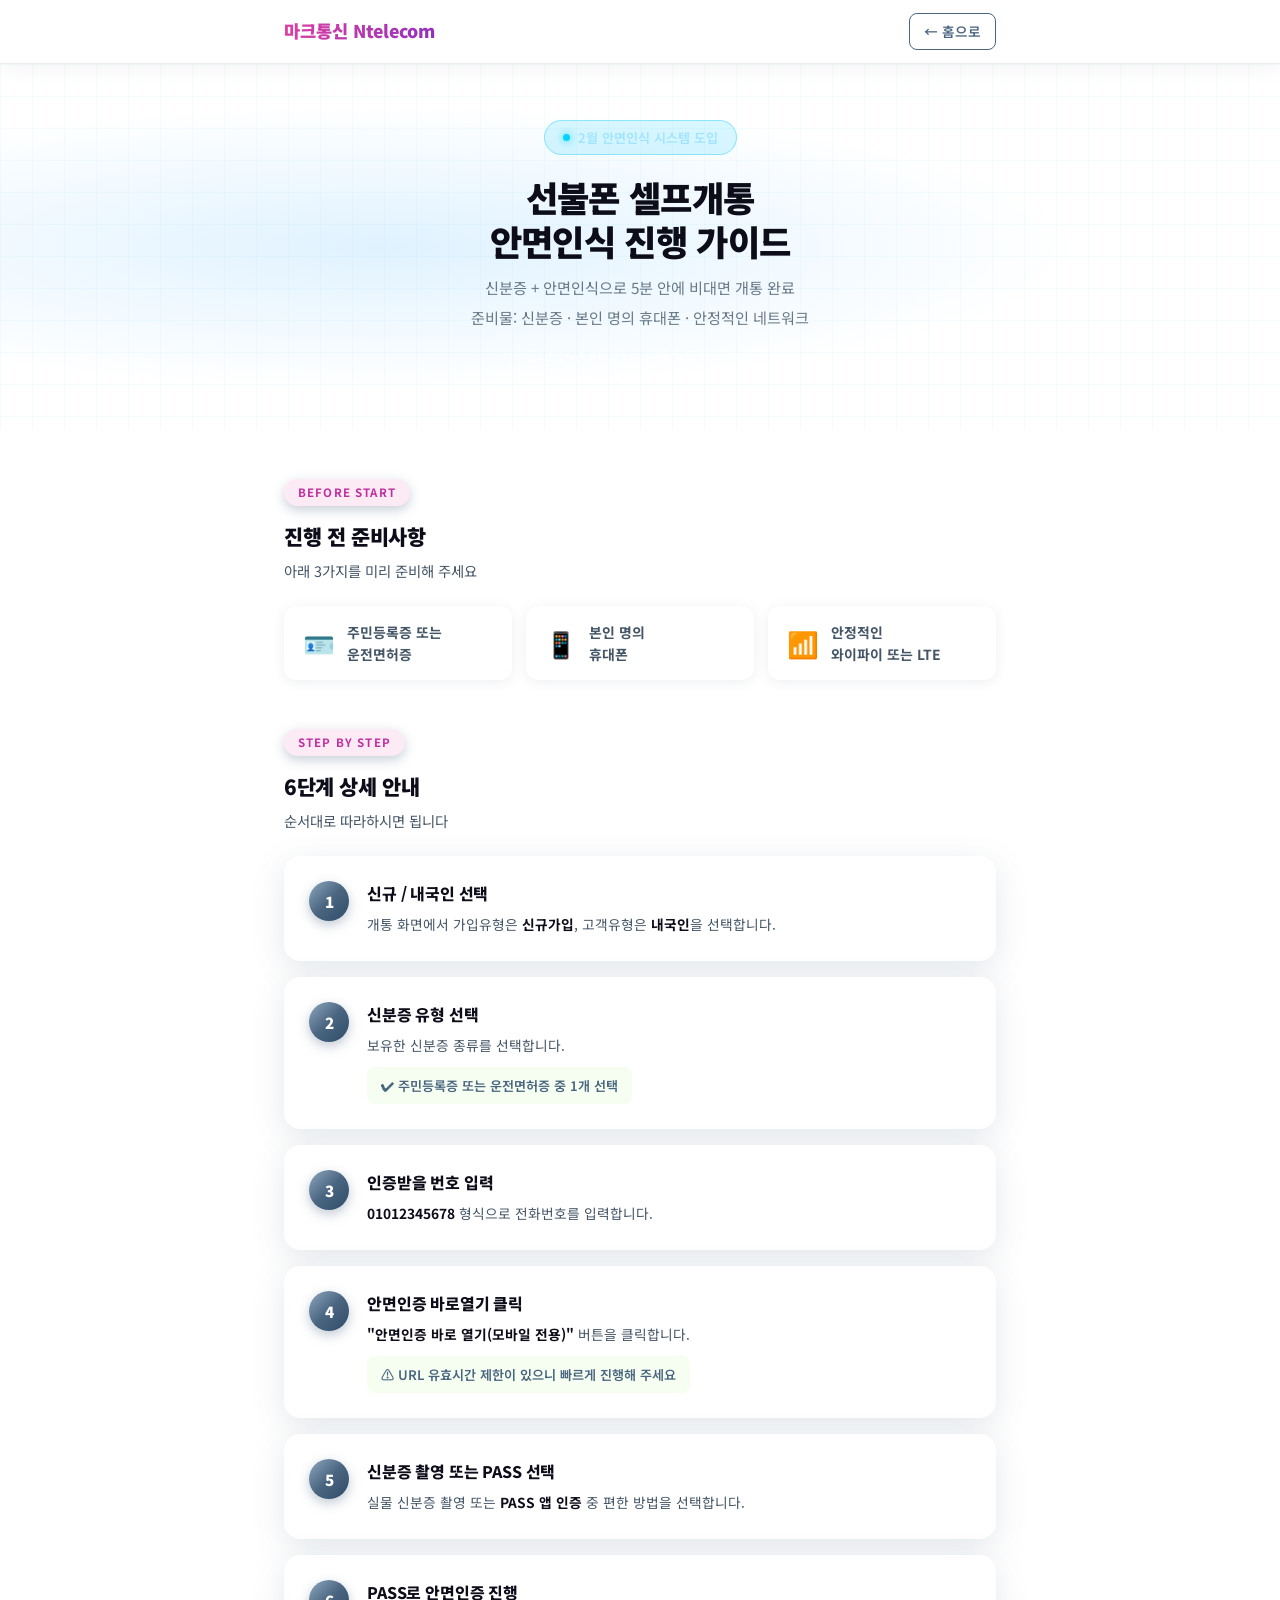
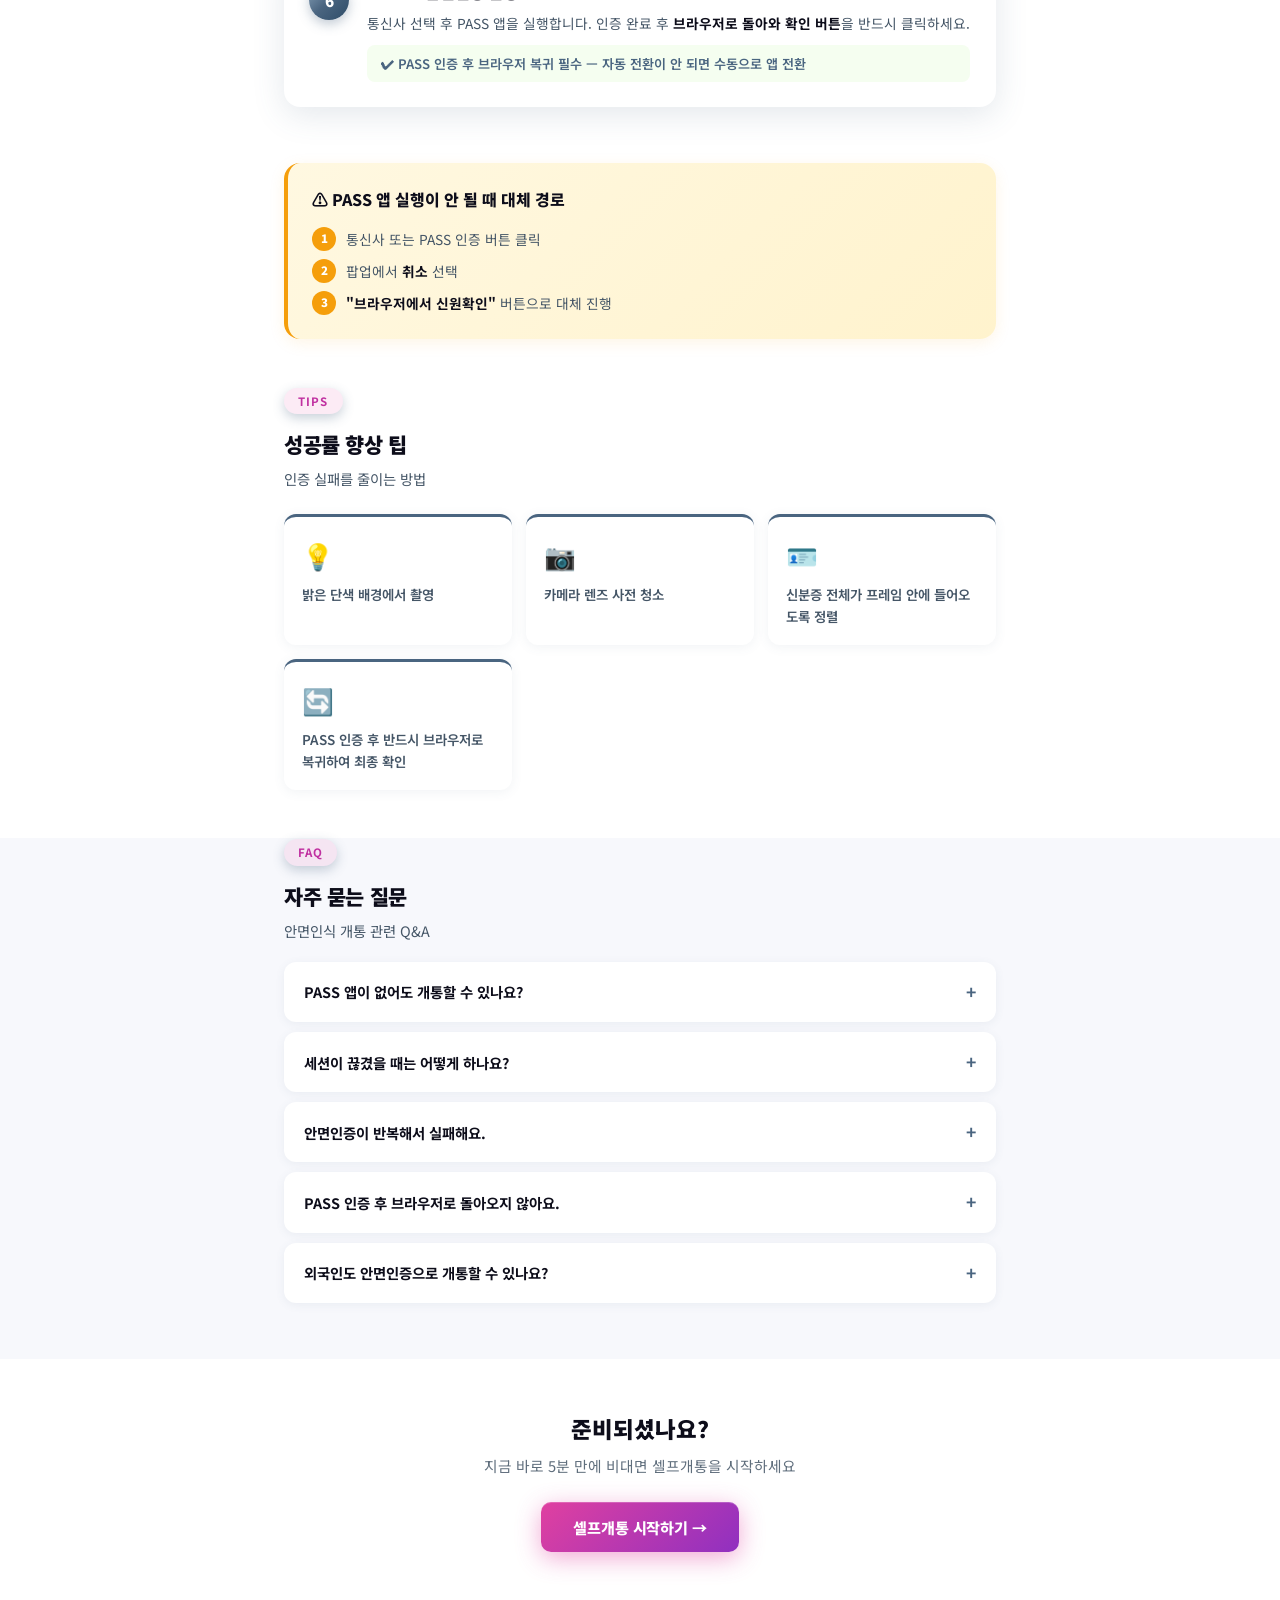
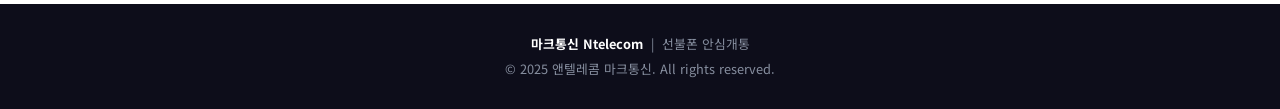
<file: face-auth.html>
﻿<!DOCTYPE html>
<html lang="ko">
<head>
  <meta charset="UTF-8" />
  <meta name="viewport" content="width=device-width, initial-scale=1.0" />
  <title>안면인식 셀프개통 가이드 | 마크통신 Ntelecom</title>
  <link rel="preconnect" href="https://fonts.googleapis.com" />
  <link href="https://fonts.googleapis.com/css2?family=Noto+Sans+KR:wght@400;500;600;700;900&display=swap" rel="stylesheet" />
  <style>
    *, *::before, *::after { box-sizing: border-box; margin: 0; padding: 0; }
    html { scroll-behavior: smooth; }
    body {
      font-family: 'Noto Sans KR', 'Apple SD Gothic Neo', sans-serif;
      color: #1a1a2e;
      background: #fafef8;
      line-height: 1.6;
    }
    a { text-decoration: none; color: inherit; }
    :root {
      --grad-main: linear-gradient(135deg, #8fa8c0 0%, #4a6580 50%, #2e4c68 100%);
      --blue: #4a6580;
      --blue-light: #f5fef0;
      --radius: 16px;
      --shadow: 0 8px 32px rgba(74,101,128,.15);
    }
    .container { max-width: 760px; margin: 0 auto; padding: 0 24px; }

    /* 헤더 */
    header {
      background: rgba(255,255,255,.9);
      backdrop-filter: blur(12px);
      border-bottom: 1px solid rgba(74,101,128,.15);
      height: 64px; display: flex; align-items: center;
      position: sticky; top: 0; z-index: 100;
      box-shadow: 0 2px 16px rgba(74,101,128,.08);
    }
    .header-inner {
      display: flex; align-items: center; justify-content: space-between; width: 100%;
    }
    .logo {
      font-size: 1.1rem; font-weight: 900;
      background: var(--grad-main);
      -webkit-background-clip: text; -webkit-text-fill-color: transparent; background-clip: text;
    }
    .back-btn {
      display: flex; align-items: center; gap: 6px;
      font-size: .85rem; font-weight: 600; color: var(--blue);
      padding: 7px 14px; border-radius: 8px;
      border: 1.5px solid var(--blue);
      transition: background .2s;
    }
    .back-btn:hover { background: var(--blue-light); }

    /* 히어로 */
    .guide-hero {
      background: linear-gradient(140deg, #0a1628 0%, #0d2137 50%, #1a1060 100%);
      color: #fff;
      padding: 56px 24px 64px;
      text-align: center;
      position: relative; overflow: hidden;
    }
    .guide-hero::before {
      content: '';
      position: absolute; inset: 0;
      background-image:
        linear-gradient(rgba(0,180,255,.04) 1px, transparent 1px),
        linear-gradient(90deg, rgba(0,180,255,.04) 1px, transparent 1px);
      background-size: 32px 32px;
    }
    .guide-hero::after {
      content: '';
      position: absolute; inset: 0;
      background: radial-gradient(ellipse at 30% 50%, rgba(0,150,255,.12) 0%, transparent 55%);
    }
    .guide-hero-inner { position: relative; z-index: 1; }
    .guide-badge {
      display: inline-flex; align-items: center; gap: 8px;
      background: rgba(0,200,255,.15);
      border: 1px solid rgba(0,200,255,.35);
      border-radius: 20px; padding: 6px 18px;
      font-size: .82rem; font-weight: 600;
      margin-bottom: 20px; color: #a0e4ff;
    }
    .guide-badge-dot { width: 7px; height: 7px; background: #00d4ff; border-radius: 50%; box-shadow: 0 0 8px #00d4ff; animation: pulse 2s infinite; }
    @keyframes pulse { 0%,100%{opacity:1;transform:scale(1)} 50%{opacity:.5;transform:scale(1.4)} }
    .guide-hero h1 { font-size: clamp(1.5rem, 4vw, 2.2rem); font-weight: 900; line-height: 1.25; margin-bottom: 12px; letter-spacing: -.02em; }
    .guide-hero h1 span { color: #00d4ff; }
    .guide-hero p { font-size: .95rem; opacity: .78; margin-bottom: 6px; }
    .guide-meta { margin-top: 16px; font-size: .8rem; opacity: .5; }

    /* 준비물 */
    .prep-section { padding: 48px 24px; }
    .section-label {
      display: inline-block;
      background: var(--grad-main); color: #fff;
      font-size: .72rem; font-weight: 700; letter-spacing: .1em;
      padding: 4px 14px; border-radius: 20px; margin-bottom: 14px;
      box-shadow: 0 4px 12px rgba(74,101,128,.3);
    }
    .section-title { font-size: 1.3rem; font-weight: 900; margin-bottom: 6px; letter-spacing: -.02em; }
    .section-desc { color: #666; font-size: .9rem; margin-bottom: 24px; }
    .prep-cards {
      display: flex; flex-wrap: wrap; gap: 14px;
    }
    .prep-card {
      display: flex; align-items: center; gap: 12px;
      background: #fff; border-radius: 12px;
      padding: 14px 18px;
      box-shadow: 0 2px 12px rgba(74,101,128,.1);
      border: 1px solid rgba(255,255,255,.8);
      flex: 1; min-width: 180px;
    }
    .prep-card .icon { font-size: 1.6rem; }
    .prep-card p { font-size: .87rem; font-weight: 700; color: #333; }

    /* 단계 */
    .steps-section { padding: 0 24px 56px; }
    .steps-list { display: flex; flex-direction: column; gap: 16px; }
    .step-item {
      background: #fff; border-radius: var(--radius);
      padding: 24px;
      box-shadow: var(--shadow);
      border: 1px solid rgba(255,255,255,.9);
      display: flex; gap: 18px; align-items: flex-start;
    }
    .step-num-badge {
      width: 40px; height: 40px; border-radius: 50%; flex-shrink: 0;
      background: var(--grad-main); color: #fff;
      display: flex; align-items: center; justify-content: center;
      font-weight: 900; font-size: .95rem;
      box-shadow: 0 4px 12px rgba(74,101,128,.35);
    }
    .step-content h3 { font-size: 1rem; font-weight: 800; margin-bottom: 6px; letter-spacing: -.01em; }
    .step-content p { font-size: .86rem; color: #555; line-height: 1.7; }
    .step-tip {
      margin-top: 10px;
      background: var(--blue-light); border-radius: 8px;
      padding: 8px 14px; font-size: .82rem; color: var(--blue); font-weight: 600;
    }

    /* 대체 경로 */
    .alt-section { padding: 0 24px 48px; }
    .alt-box {
      background: linear-gradient(135deg, #fff8e1, #fff3cd);
      border-radius: var(--radius); padding: 24px;
      border-left: 4px solid #f59e0b;
      box-shadow: 0 4px 16px rgba(245,158,11,.1);
    }
    .alt-box h3 { font-size: 1rem; font-weight: 800; color: #92400e; margin-bottom: 14px; }
    .alt-steps { display: flex; flex-direction: column; gap: 8px; counter-reset: alt-counter; }
    .alt-step {
      display: flex; align-items: center; gap: 10px;
      font-size: .86rem; color: #78350f;
    }
    .alt-step-num {
      width: 24px; height: 24px; border-radius: 50%; flex-shrink: 0;
      background: #f59e0b; color: #fff;
      display: flex; align-items: center; justify-content: center;
      font-size: .72rem; font-weight: 900;
    }

    /* 팁 */
    .tips-section { padding: 0 24px 48px; }
    .tips-grid {
      display: grid; grid-template-columns: repeat(auto-fill, minmax(200px, 1fr));
      gap: 14px;
    }
    .tip-card {
      background: #fff; border-radius: 12px; padding: 18px;
      box-shadow: 0 2px 12px rgba(74,101,128,.08);
      border-top: 3px solid var(--blue);
    }
    .tip-card .tip-icon { font-size: 1.6rem; margin-bottom: 8px; }
    .tip-card p { font-size: .84rem; color: #444; font-weight: 600; }

    /* FAQ */
    .faq-section { padding: 0 24px 56px; }
    .faq-list { display: flex; flex-direction: column; gap: 10px; }
    details {
      background: #fff; border-radius: 12px; padding: 16px 20px;
      box-shadow: 0 2px 10px rgba(74,101,128,.08);
    }
    summary {
      font-weight: 700; font-size: .9rem; cursor: pointer;
      list-style: none; display: flex; justify-content: space-between; align-items: center; gap: 12px;
    }
    summary::-webkit-details-marker { display: none; }
    summary::after { content: '+'; color: var(--blue); font-size: 1.1rem; flex-shrink: 0; }
    details[open] summary::after { content: '−'; }
    details p { margin-top: 10px; font-size: .84rem; color: #555; line-height: 1.75; }

    /* CTA */
    .cta-section {
      background: linear-gradient(140deg, #8fa8c0 0%, #4a6580 50%, #2e4c68 100%);
      padding: 52px 24px; text-align: center; color: #fff;
    }
    .cta-section h2 { font-size: 1.4rem; font-weight: 900; margin-bottom: 8px; }
    .cta-section p { opacity: .85; margin-bottom: 24px; font-size: .92rem; }
    .cta-btn {
      display: inline-block;
      background: #fff; color: var(--blue);
      font-weight: 800; font-size: .95rem;
      padding: 13px 32px; border-radius: 10px;
      box-shadow: 0 6px 20px rgba(0,0,0,.15);
      transition: transform .15s;
    }
    .cta-btn:hover { transform: translateY(-2px); }

    /* 푸터 */
    footer {
      background: #0d1117; color: #666;
      padding: 28px 24px; font-size: .8rem; line-height: 1.9;
      text-align: center;
    }
    footer strong { color: #aaa; }

    /* ════════════════════════════════════
       LUXURY 3D SYSTEM — 프리미엄 깊이감
    ════════════════════════════════════ */

    /* 카드 3D 부양감 */
    .cert-card, .action-card, .step-card,
    .plan-card, .service-card, .feature-item,
    .faq-item, .guide-card, .usim-card {
      box-shadow:
        0 1px 0 rgba(255,255,255,.85) inset,
        0 -1px 0 rgba(46,76,104,.06) inset,
        0 4px 8px rgba(46,76,104,.06),
        0 12px 32px rgba(46,76,104,.1),
        0 32px 56px rgba(46,76,104,.06);
      transition: transform .4s cubic-bezier(.34,1.56,.64,1),
                  box-shadow .4s cubic-bezier(.34,1.56,.64,1);
    }
    .cert-card:hover, .action-card:hover,
    .step-card:hover, .plan-card:hover,
    .guide-card:hover, .usim-card:hover {
      transform: perspective(1200px) translateY(-12px) scale(1.018) rotateX(1.5deg);
      box-shadow:
        0 1px 0 rgba(255,255,255,.95) inset,
        0 -1px 0 rgba(46,76,104,.04) inset,
        0 20px 60px rgba(46,76,104,.18),
        0 40px 80px rgba(46,76,104,.1),
        0 60px 100px rgba(0,0,0,.05);
    }

    /* 버튼 3D 양각 (눌리는 느낌) */
    .cert-btn, .btn-hero-main, .btn-hero-sub,
    .prep-usim-btn, .proc-kakao-btn {
      box-shadow:
        0 1px 0 rgba(255,255,255,.25) inset,
        0 -4px 0 rgba(0,0,0,.22) inset,
        0 6px 20px rgba(46,76,104,.32);
      transition: transform .15s, box-shadow .15s;
    }
    .cert-btn:hover, .btn-hero-main:hover {
      transform: translateY(-4px);
      box-shadow:
        0 1px 0 rgba(255,255,255,.3) inset,
        0 -4px 0 rgba(0,0,0,.22) inset,
        0 14px 40px rgba(46,76,104,.45);
    }
    .cert-btn:active, .btn-hero-main:active {
      transform: translateY(3px);
      box-shadow:
        0 -1px 0 rgba(0,0,0,.1) inset,
        0 2px 6px rgba(46,76,104,.2);
    }

    /* ✨ 골드 CTA 버튼 (즉시개통 / 최상위 행동유도) */
    .nav-cta {
      background: linear-gradient(135deg,#F7DC6F 0%,#D4A843 45%,#B8892A 100%) !important;
      color: #2c1800 !important;
      -webkit-text-fill-color: #2c1800 !important;
      text-shadow: 0 1px 0 rgba(255,255,255,.3);
      box-shadow:
        0 1px 0 rgba(255,255,255,.45) inset,
        0 -4px 0 rgba(0,0,0,.15) inset,
        0 8px 28px rgba(212,168,67,.55) !important;
    }
    .nav-cta:hover {
      transform: translateY(-3px);
      box-shadow:
        0 1px 0 rgba(255,255,255,.5) inset,
        0 -4px 0 rgba(0,0,0,.15) inset,
        0 16px 48px rgba(212,168,67,.7) !important;
    }

    /* 헤더 3D 입체감 */
    header {
      box-shadow:
        0 1px 0 rgba(255,255,255,.6) inset,
        0 4px 24px rgba(46,76,104,.12),
        0 12px 40px rgba(46,76,104,.07) !important;
    }

    /* 섹션 레이블 골드 포인트 */
    .section-label, .step-label, .plan-badge {
      background: linear-gradient(135deg,rgba(247,220,111,.25),rgba(255,255,255,.15)) !important;
      border-color: rgba(212,168,67,.5) !important;
      color: #D4A843 !important;
    }

    /* 히어로 깊이감 강화 */
    .hero::before {
      background:
        radial-gradient(ellipse at 15% 40%, rgba(255,220,80,.12) 0%, transparent 55%),
        radial-gradient(ellipse at 85% 20%, rgba(255,255,255,.07) 0%, transparent 50%) !important;
    }

    /* 스크롤바 스타일 (프리미엄) */
    ::-webkit-scrollbar { width: 6px; }
    ::-webkit-scrollbar-track { background: #fafef8; }
    ::-webkit-scrollbar-thumb {
      background: linear-gradient(180deg,#b0c0d0,#7a96ae);
      border-radius: 3px;
    }

    /* ── 초연한 크림-그린 멀티 그라데이션 배경 ── */
    body {
      background:
        linear-gradient(150deg,
          #f6fef2 0%,
          #fafef6 20%,
          #fcfef8 40%,
          #fefef9 60%,
          #fffffb 80%,
          #ffffff 100%
        ) fixed !important;
    }

    /* ── 실버-화이트 카드 — 섬세한 3D ── */
    .cert-card, .action-card, .step-card,
    .guide-card, .usim-card, .faq-item,
    .feature-item, .service-card {
      background: linear-gradient(160deg, #ffffff 0%, #f6f8fb 100%) !important;
      border: 1px solid rgba(200,212,224,.45) !important;
    }

    /* ── 히어로: 정제된 슬레이트-실버 ── */
    .hero {
      background: linear-gradient(140deg,
        #7e9ab2 0%,
        #516e87 35%,
        #3a5570 65%,
        #283f58 100%) !important;
      box-shadow: 0 24px 64px rgba(40,63,88,.35) !important;
    }

    /* ── 히어로 오버레이: 미세 골드 반사광 ── */
    .hero::before {
      background:
        radial-gradient(ellipse at 10% 30%, rgba(255,230,120,.1) 0%, transparent 50%),
        radial-gradient(ellipse at 90% 70%, rgba(180,210,240,.12) 0%, transparent 45%),
        radial-gradient(ellipse at 50% 0%,  rgba(255,255,255,.06) 0%, transparent 60%) !important;
    }

    /* ── 섹션 교차 배경 ── */
    section, .section-wrap, .features-section,
    .faq-section, .service-section {
      background: transparent !important;
    }

    /* ── 짝수 섹션 약한 크림 ── */
    .features-section, .faq-section {
      background: linear-gradient(180deg, rgba(246,254,242,.6) 0%, rgba(255,255,251,.6) 100%) !important;
    }

    /* ── 헤더 유리 효과 정제 ── */
    header {
      background: rgba(255,255,255,.94) !important;
      backdrop-filter: blur(20px) !important;
      -webkit-backdrop-filter: blur(20px) !important;
      border-bottom: 1px solid rgba(180,200,220,.2) !important;
    }
  </style>
</head>
<body>

  <!-- 헤더 -->
  <header>
    <div class="container header-inner">
      <div class="logo">마크통신 Ntelecom</div>
      <a href="sunbulpon-gaetong.html" class="back-btn">← 홈으로</a>
    </div>
  </header>

  <!-- 히어로 -->
  <section class="guide-hero">
    <div class="container guide-hero-inner">
      <div class="guide-badge">
        <span class="guide-badge-dot"></span>
        2월 안면인식 시스템 도입
      </div>
      <h1>선불폰 셀프개통<br /><span>안면인식 진행 가이드</span></h1>
      <p>신분증 + 안면인식으로 5분 안에 비대면 개통 완료</p>
      <p>준비물: 신분증 · 본인 명의 휴대폰 · 안정적인 네트워크</p>
      <div class="guide-meta">작성일: 2026년 2월 23일 &nbsp;|&nbsp; 예상 읽기 시간: 약 5분</div>
    </div>
  </section>

  <!-- 준비물 -->
  <section class="prep-section">
    <div class="container">
      <div class="section-label">BEFORE START</div>
      <h2 class="section-title">진행 전 준비사항</h2>
      <p class="section-desc">아래 3가지를 미리 준비해 주세요</p>
      <div class="prep-cards">
        <div class="prep-card">
          <div class="icon">🪪</div>
          <p>주민등록증 또는<br>운전면허증</p>
        </div>
        <div class="prep-card">
          <div class="icon">📱</div>
          <p>본인 명의<br>휴대폰</p>
        </div>
        <div class="prep-card">
          <div class="icon">📶</div>
          <p>안정적인<br>와이파이 또는 LTE</p>
        </div>
      </div>
    </div>
  </section>

  <!-- 6단계 안내 -->
  <section class="steps-section">
    <div class="container">
      <div class="section-label">STEP BY STEP</div>
      <h2 class="section-title">6단계 상세 안내</h2>
      <p class="section-desc">순서대로 따라하시면 됩니다</p>
      <div class="steps-list">

        <div class="step-item">
          <div class="step-num-badge">1</div>
          <div class="step-content">
            <h3>신규 / 내국인 선택</h3>
            <p>개통 화면에서 가입유형은 <strong>신규가입</strong>, 고객유형은 <strong>내국인</strong>을 선택합니다.</p>
          </div>
        </div>

        <div class="step-item">
          <div class="step-num-badge">2</div>
          <div class="step-content">
            <h3>신분증 유형 선택</h3>
            <p>보유한 신분증 종류를 선택합니다.</p>
            <div class="step-tip">✔ 주민등록증 또는 운전면허증 중 1개 선택</div>
          </div>
        </div>

        <div class="step-item">
          <div class="step-num-badge">3</div>
          <div class="step-content">
            <h3>인증받을 번호 입력</h3>
            <p><strong>01012345678</strong> 형식으로 전화번호를 입력합니다.</p>
          </div>
        </div>

        <div class="step-item">
          <div class="step-num-badge">4</div>
          <div class="step-content">
            <h3>안면인증 바로열기 클릭</h3>
            <p><strong>"안면인증 바로 열기(모바일 전용)"</strong> 버튼을 클릭합니다.</p>
            <div class="step-tip">⚠ URL 유효시간 제한이 있으니 빠르게 진행해 주세요</div>
          </div>
        </div>

        <div class="step-item">
          <div class="step-num-badge">5</div>
          <div class="step-content">
            <h3>신분증 촬영 또는 PASS 선택</h3>
            <p>실물 신분증 촬영 또는 <strong>PASS 앱 인증</strong> 중 편한 방법을 선택합니다.</p>
          </div>
        </div>

        <div class="step-item">
          <div class="step-num-badge">6</div>
          <div class="step-content">
            <h3>PASS로 안면인증 진행</h3>
            <p>통신사 선택 후 PASS 앱을 실행합니다. 인증 완료 후 <strong>브라우저로 돌아와 확인 버튼</strong>을 반드시 클릭하세요.</p>
            <div class="step-tip">✔ PASS 인증 후 브라우저 복귀 필수 — 자동 전환이 안 되면 수동으로 앱 전환</div>
          </div>
        </div>

      </div>
    </div>
  </section>

  <!-- PASS 앱 실행 불가 시 대체 경로 -->
  <section class="alt-section">
    <div class="container">
      <div class="alt-box">
        <h3>⚠ PASS 앱 실행이 안 될 때 대체 경로</h3>
        <div class="alt-steps">
          <div class="alt-step">
            <div class="alt-step-num">1</div>
            <span>통신사 또는 PASS 인증 버튼 클릭</span>
          </div>
          <div class="alt-step">
            <div class="alt-step-num">2</div>
            <span>팝업에서 <strong>취소</strong> 선택</span>
          </div>
          <div class="alt-step">
            <div class="alt-step-num">3</div>
            <span><strong>"브라우저에서 신원확인"</strong> 버튼으로 대체 진행</span>
          </div>
        </div>
      </div>
    </div>
  </section>

  <!-- 성공률 향상 팁 -->
  <section class="tips-section">
    <div class="container">
      <div class="section-label">TIPS</div>
      <h2 class="section-title">성공률 향상 팁</h2>
      <p class="section-desc">인증 실패를 줄이는 방법</p>
      <div class="tips-grid">
        <div class="tip-card">
          <div class="tip-icon">💡</div>
          <p>밝은 단색 배경에서 촬영</p>
        </div>
        <div class="tip-card">
          <div class="tip-icon">📷</div>
          <p>카메라 렌즈 사전 청소</p>
        </div>
        <div class="tip-card">
          <div class="tip-icon">🪪</div>
          <p>신분증 전체가 프레임 안에 들어오도록 정렬</p>
        </div>
        <div class="tip-card">
          <div class="tip-icon">🔄</div>
          <p>PASS 인증 후 반드시 브라우저로 복귀하여 최종 확인</p>
        </div>
      </div>
    </div>
  </section>

  <!-- FAQ -->
  <section class="faq-section">
    <div class="container">
      <div class="section-label">FAQ</div>
      <h2 class="section-title">자주 묻는 질문</h2>
      <p class="section-desc" style="margin-bottom:20px">안면인식 개통 관련 Q&A</p>
      <div class="faq-list">
        <details>
          <summary>PASS 앱이 없어도 개통할 수 있나요?</summary>
          <p>가능합니다. PASS 진행이 어려울 때는 브라우저 신원확인 버튼으로 대체 진행할 수 있습니다.</p>
        </details>
        <details>
          <summary>세션이 끊겼을 때는 어떻게 하나요?</summary>
          <p>개통 페이지에 재접속 후 동일한 순서로 다시 진행하시면 됩니다. URL 유효시간이 지난 경우 새 링크를 생성해 주세요.</p>
        </details>
        <details>
          <summary>안면인증이 반복해서 실패해요.</summary>
          <p>앤텔레콤 카카오톡 채널로 문의해 주시면 대면 방식 또는 대체 인증 경로로 안내해 드립니다.</p>
        </details>
        <details>
          <summary>PASS 인증 후 브라우저로 돌아오지 않아요.</summary>
          <p>최종 확인 버튼을 반드시 클릭해야 합니다. 자동 전환이 안 될 경우 앱 전환 버튼으로 수동 복귀해 주세요.</p>
        </details>
        <details>
          <summary>외국인도 안면인증으로 개통할 수 있나요?</summary>
          <p>외국인 고객은 동일한 안면인증 절차가 제한될 수 있습니다. 고객센터로 문의해 주세요.</p>
        </details>
      </div>
    </div>
  </section>

  <!-- CTA -->
  <section class="cta-section">
    <div class="container">
      <h2>준비되셨나요?</h2>
      <p>지금 바로 5분 만에 비대면 셀프개통을 시작하세요</p>
      <a href="sunbulpon-gaetong.html" class="cta-btn">셀프개통 시작하기 →</a>
    </div>
  </section>

  <!-- 푸터 -->
  <footer>
    <p><strong>마크통신 Ntelecom</strong> &nbsp;|&nbsp; 선불폰 안심개통</p>
    <p>© 2025 앤텔레콤 마크통신. All rights reserved.</p>
  </footer>

<style>
/* ══════════════════════════════════════════
   TAVUS STYLE — Pink Gradient Glow + White
   핑크/퍼플 글로우 히어로 + 클린 화이트
══════════════════════════════════════════ */

html { background: #ffffff !important; }
body { background: #ffffff !important; color: #111122 !important; }

/* ── 헤더: 클린 화이트 글래스 ── */
header {
  background: rgba(255,255,255,.96) !important;
  border-bottom: 1px solid rgba(0,0,0,.07) !important;
  box-shadow: 0 2px 24px rgba(0,0,0,.06) !important;
  backdrop-filter: blur(20px) !important; -webkit-backdrop-filter: blur(20px) !important;
}
.logo {
  background: linear-gradient(120deg,#E040A0 0%,#9030C0 100%) !important;
  -webkit-background-clip: text !important; -webkit-text-fill-color: transparent !important; background-clip: text !important;
}
nav a { color: #334155 !important; }
nav a:hover { color: #E040A0 !important; -webkit-text-fill-color: #E040A0 !important; }
nav a.active { color: #E040A0 !important; border-bottom-color: #E040A0 !important; }
.mobile-nav-panel { background: rgba(255,255,255,.98) !important; border-bottom: 1px solid rgba(0,0,0,.07) !important; }
.mobile-nav-panel a { color: #334155 !important; }

/* ── 히어로: 핑크/퍼플 방사형 글로우 ── */
.hero {
  background:
    radial-gradient(ellipse 140% 100% at 50% -20%, rgba(210,50,180,.22) 0%, rgba(230,90,200,.16) 22%, rgba(255,160,220,.08) 48%, transparent 68%),
    radial-gradient(ellipse 80% 55% at 10% 110%,  rgba(150,30,220,.1) 0%, transparent 55%),
    radial-gradient(ellipse 70% 50% at 90% 110%,  rgba(220,40,160,.07) 0%, transparent 50%),
    #fafafa !important;
  color: #0D0D1A !important;
  box-shadow: none !important;
}
.hero::before { background: none !important; }
.hero::after  { background: linear-gradient(to bottom right, transparent 49%, #ffffff 50%) !important; }
.hero h1, .hero-tagline, .hero-question { color: #0D0D1A !important; -webkit-text-fill-color: #0D0D1A !important; }
.hero h1 em  { color: #E040A0 !important; -webkit-text-fill-color: #E040A0 !important; }
.hero-sub, .hero p { color: #445566 !important; -webkit-text-fill-color: #445566 !important; }
.hero-eyebrow, .hero-tag {
  background: rgba(220,50,170,.1) !important; border-color: rgba(220,50,170,.3) !important;
  color: #C030A0 !important; -webkit-text-fill-color: #C030A0 !important;
}
.hero-dot { background: #E040A0 !important; box-shadow: 0 0 10px rgba(224,64,160,.55) !important; }
.hero-badge { background: rgba(0,0,0,.06) !important; border-color: rgba(0,0,0,.1) !important; }

/* ── 카드: 클린 화이트 + 소프트 섀도우 ── */
.cert-card, .action-card, .step-card, .plan-card,
.guide-card, .usim-card, .faq-item, .feature-item, .service-card, .prep-item {
  background: #ffffff !important;
  border: 1px solid rgba(0,0,0,.08) !important;
  backdrop-filter: none !important; -webkit-backdrop-filter: none !important;
  box-shadow: 0 2px 16px rgba(0,0,0,.07), 0 1px 0 rgba(255,255,255,.9) inset !important;
  color: #111122 !important;
}
.cert-card:hover, .action-card:hover, .step-card:hover,
.plan-card:hover, .guide-card:hover {
  background: #ffffff !important;
  border-color: rgba(224,64,160,.28) !important;
  box-shadow: 0 16px 48px rgba(0,0,0,.1), 0 0 0 1px rgba(224,64,160,.18) !important;
  transform: translateY(-10px) scale(1.015) !important;
}

/* ── 텍스트 복원 ── */
h1,h2,h3,h4,h5,h6 { color: #0D0D1A !important; -webkit-text-fill-color: #0D0D1A !important; }
p, li, span, td, label, small { color: #445566 !important; }
strong, b { color: #0D0D1A !important; -webkit-text-fill-color: #0D0D1A !important; }

/* ── 섹션 배경 ── */
section, .section-wrap, .prep-section, .process-section,
.step-box, .proc-box { background: #ffffff !important; border-color: rgba(0,0,0,.07) !important; }
.features-section, .faq-section { background: #f7f8fc !important; }

/* ── 섹션 라벨: 핑크 ── */
.section-label, .step-label, .badge-tag, .cert-type, .mark-badge {
  background: rgba(224,64,160,.1) !important; border-color: rgba(224,64,160,.25) !important;
  color: #C030A0 !important; -webkit-text-fill-color: #C030A0 !important;
}

/* ── 버튼: 핑크→퍼플 ── */
.cert-btn, .btn-hero-main, .prep-usim-btn, .proc-btn {
  background: linear-gradient(135deg,#E040A0 0%,#9030C0 100%) !important;
  color: #fff !important; -webkit-text-fill-color: #fff !important;
  box-shadow: 0 4px 18px rgba(224,64,160,.38), 0 1px 0 rgba(255,255,255,.22) inset, 0 -3px 0 rgba(0,0,0,.18) inset !important;
}
.cert-btn:hover, .btn-hero-main:hover {
  box-shadow: 0 10px 36px rgba(224,64,160,.55) !important; transform: translateY(-4px) !important;
}
.cert-btn:active, .btn-hero-main:active { transform: translateY(2px) !important; }
.btn-hero-sub { background: rgba(0,0,0,.07) !important; border-color: rgba(0,0,0,.18) !important; color: #0D0D1A !important; -webkit-text-fill-color: #0D0D1A !important; }

/* ── 즉시개통 골드 유지 ── */
.nav-cta { background: linear-gradient(135deg,#F7DC6F 0%,#D4A843 50%,#B8892A 100%) !important; color: #2c1800 !important; -webkit-text-fill-color: #2c1800 !important; }
.mobile-nav-cta { background: linear-gradient(135deg,#F7DC6F,#D4A843) !important; color: #2c1800 !important; -webkit-text-fill-color: #2c1800 !important; }

/* ── FAQ ── */
details { background: #ffffff !important; border-color: rgba(0,0,0,.08) !important; }
details summary { color: #0D0D1A !important; }
details[open] { background: #fdf5ff !important; }

/* ── 탭 ── */
.net-tab:not(.active), .plan-net-tab:not(.active) { background: #f0f2f8 !important; color: #556070 !important; box-shadow:none !important; }
.net-tab.active.kt, .plan-net-tab.active.kt { background: linear-gradient(135deg,#E040A0,#9030C0) !important; box-shadow: 0 4px 16px rgba(224,64,160,.45) !important; }
.net-tab:not(.active):hover { background: rgba(224,64,160,.08) !important; color: #C030A0 !important; }
.plan-card.kt-card { border-top-color: #E040A0 !important; }
.plan-card.popular { box-shadow: 0 4px 24px rgba(224,64,160,.2), 0 0 0 1px rgba(224,64,160,.3) !important; }
.pc-name, .pc-price { color: #0D0D1A !important; -webkit-text-fill-color: #0D0D1A !important; }
.kt-badge-sm { background: rgba(224,64,160,.1) !important; color: #C030A0 !important; }
.hl-kt .pc-spec-val b { color: #C030A0 !important; -webkit-text-fill-color: #C030A0 !important; }

/* ── 모달 ── */
.video-modal { background: #ffffff !important; border: 1px solid rgba(0,0,0,.1) !important; }
.video-modal-header { background: linear-gradient(135deg,#E040A0,#9030C0) !important; }
.video-modal-footer { background: #f7f8fc !important; color: #556070 !important; }

/* ── 푸터: Tavus처럼 다크 유지 ── */
footer, .site-footer { background: #0D0D1A !important; border-top: none !important; }
footer a, footer p, footer span { color: rgba(200,212,230,.65) !important; -webkit-text-fill-color: rgba(200,212,230,.65) !important; }
footer strong { color: #ffffff !important; -webkit-text-fill-color: #ffffff !important; }

/* ── 플로팅 버튼 ── */
.float-kakao, .chat-float { background: linear-gradient(135deg,#E040A0,#9030C0) !important; box-shadow: 0 4px 20px rgba(224,64,160,.45) !important; }

/* ── 인풋 ── */
input, select, textarea { background: #ffffff !important; border-color: rgba(0,0,0,.15) !important; color: #0D0D1A !important; }

/* ── 스크롤바 ── */
::-webkit-scrollbar-track { background: #f4f6fb !important; }
::-webkit-scrollbar-thumb { background: linear-gradient(180deg,#E040A0,#9030C0) !important; box-shadow:none !important; }

/* ── 유심 표 ── */
.usim-info-table tbody tr { background: #ffffff !important; border-color: rgba(0,0,0,.08) !important; }
.usim-info-table tbody td:nth-child(1) { background: linear-gradient(135deg,#E040A0,#9030C0) !important; }

/* ── 가이드 바 ── */
.guide-bar { background: #f0f2f8 !important; border-color: rgba(0,0,0,.07) !important; color: #334155 !important; }
</style>
<style>
/* ════════════════════════════════════════
   ICON & BUTTON VISIBILITY FIX
   아이콘/버튼 가시성 수정
════════════════════════════════════════ */

/* ── 셀프개통 시작하기 버튼 → 핑크 그라데이션 ── */
.btn-white, .btn-hero-main, a.btn-white {
  background: linear-gradient(135deg,#E040A0 0%,#9030C0 100%) !important;
  color: #ffffff !important;
  -webkit-text-fill-color: #ffffff !important;
  box-shadow: 0 4px 20px rgba(224,64,160,.4), 0 1px 0 rgba(255,255,255,.22) inset !important;
  border: none !important;
}
.btn-white:hover, .btn-hero-main:hover {
  box-shadow: 0 10px 36px rgba(224,64,160,.58) !important;
  transform: translateY(-3px) !important;
}

/* ── 1:1 문의하기 버튼 (btn-outline / btn-hero-sub) → 다크 버튼 ── */
.btn-outline, .btn-hero-sub, a.btn-outline {
  background: #0D0D1A !important;
  color: #ffffff !important;
  -webkit-text-fill-color: #ffffff !important;
  border: 1.5px solid rgba(255,255,255,.12) !important;
  box-shadow: 0 4px 16px rgba(0,0,0,.22) !important;
  backdrop-filter: none !important;
}
.btn-outline:hover, .btn-hero-sub:hover {
  background: #1a1a30 !important;
  box-shadow: 0 8px 28px rgba(0,0,0,.3) !important;
  transform: translateY(-2px) !important;
  color: #ffffff !important;
  -webkit-text-fill-color: #ffffff !important;
}

/* ── 이모지 아이콘 컨테이너 : webkit-text-fill-color 초기화 ── */
.proc-icon, .nf-icon, .gprep-icon,
.cert-icon-wrap, .action-icon, .guide-step-icon,
.step-icon, .feat-card .icon, .prep-item .icon,
.icon, .usim-icon, .plan-icon, .news-icon {
  -webkit-text-fill-color: initial !important;
  color: initial !important;
  background-clip: unset !important;
  -webkit-background-clip: unset !important;
}

/* ── 💬 문의 플로팅 버튼 → 노란색 ── */
.kakao-float, .chat-float, .float-kakao {
  background: linear-gradient(135deg,#FFD600 0%,#FFA800 100%) !important;
  color: #1A1000 !important;
  -webkit-text-fill-color: #1A1000 !important;
  box-shadow: 0 4px 20px rgba(255,180,0,.5) !important;
  border: none !important;
}
.kakao-float:hover, .chat-float:hover, .float-kakao:hover {
  box-shadow: 0 8px 32px rgba(255,180,0,.65) !important;
  transform: scale(1.1) !important;
}

/* ── action-icon 💬 (index.html) → 노란 배경 ── */
.action-icon {
  background: #EEF2FF !important;
}
.action-card:nth-child(3) .action-icon,
.action-icon[style*="FFF9C4"],
.action-icon[style*="fff9"] {
  background: linear-gradient(135deg,#FFD600 0%,#FFC000 100%) !important;
  box-shadow: 0 4px 16px rgba(255,200,0,.35) !important;
}

/* ── proc-icon 배경 원 ── */
.proc-icon {
  font-size: 1.8rem !important;
  line-height: 1 !important;
  filter: drop-shadow(0 2px 6px rgba(0,0,0,.15)) !important;
}

/* ── cert-icon-wrap 배경 ── */
.cert-icon-wrap {
  -webkit-text-fill-color: initial !important;
  color: initial !important;
  filter: drop-shadow(0 2px 8px rgba(0,0,0,.12)) !important;
}

/* ── 카카오 문의하기 버튼 (footer etc) ── */
.footer-kakao, .proc-kakao-btn {
  background: linear-gradient(135deg,#FFD600 0%,#FFA800 100%) !important;
  color: #1A1000 !important;
  -webkit-text-fill-color: #1A1000 !important;
}

/* ── 플로팅 카카오 문의 연결 버튼 ── */
a[href*="kakao"][class*="float"],
a[href*="kakao"][class*="chat"] {
  background: linear-gradient(135deg,#FFD600 0%,#FFA800 100%) !important;
  color: #1A1000 !important;
  -webkit-text-fill-color: #1A1000 !important;
}
</style>
<style>
/* ════════════════════════════════════════
   KT=파란색 / LG=핑크색 + 데이터 한줄
════════════════════════════════════════ */

/* ── 데이터 라벨 한줄 고정 ── */
.pc-spec-label {
  white-space: nowrap !important;
  width: 40px !important;
  min-width: 40px !important;
  flex-shrink: 0 !important;
}

/* ═══ KT = 파란색 ═══ */
:root {
  --kt-blue: #0B65C2;
  --kt-blue-light: #EBF3FF;
  --kt-blue-mid: rgba(11,101,194,.15);
}

/* KT 탭 */
.net-tab.active.kt,
.plan-net-tab.active.kt {
  background: linear-gradient(135deg, #1A78D4 0%, #0B55B0 100%) !important;
  box-shadow: 0 4px 18px rgba(11,101,194,.4) !important;
  color: #fff !important;
  -webkit-text-fill-color: #fff !important;
}
.net-tab.active.kt:hover,
.plan-net-tab.active.kt:hover {
  box-shadow: 0 8px 28px rgba(11,101,194,.55) !important;
}

/* KT 비활성 호버 */
.net-tab.kt:not(.active):hover,
.plan-net-tab.kt:not(.active):hover {
  background: rgba(11,101,194,.08) !important;
  color: #0B65C2 !important;
  -webkit-text-fill-color: #0B65C2 !important;
}

/* KT 배지 */
.kt-badge-sm {
  background: rgba(11,101,194,.1) !important;
  color: #0B55B0 !important;
  -webkit-text-fill-color: #0B55B0 !important;
  border-color: rgba(11,101,194,.25) !important;
}
.kt-badge {
  background: linear-gradient(135deg,#1A78D4,#0B55B0) !important;
  color: #fff !important;
  -webkit-text-fill-color: #fff !important;
}

/* KT 카드 상단 포인트 */
.plan-card.kt-card {
  border-top-color: #1A78D4 !important;
}
.kt-card.popular,
.plan-card.kt-card.popular {
  box-shadow: 0 4px 24px rgba(11,101,194,.22), 0 0 0 1px rgba(11,101,194,.3) !important;
}
.kt-card .pc-popular {
  background: linear-gradient(135deg,#1A78D4,#0B55B0) !important;
}

/* KT 하이라이트 스펙값 */
.hl-kt .pc-spec-val b {
  color: #0B65C2 !important;
  -webkit-text-fill-color: #0B65C2 !important;
}

/* KT 섹션 배경/구분선 */
.usim-info-table thead.kt-head th,
.usim-info-table tbody td:nth-child(1).kt {
  background: linear-gradient(135deg,#1A78D4,#0B55B0) !important;
}

/* ═══ LG = 핑크색 ═══ */

/* LG 탭 */
.net-tab.active.lg,
.plan-net-tab.active.lg {
  background: linear-gradient(135deg, #F050B0 0%, #C030A0 100%) !important;
  box-shadow: 0 4px 18px rgba(224,64,160,.45) !important;
  color: #fff !important;
  -webkit-text-fill-color: #fff !important;
}
.net-tab.active.lg:hover,
.plan-net-tab.active.lg:hover {
  box-shadow: 0 8px 28px rgba(224,64,160,.6) !important;
}

/* LG 비활성 호버 */
.net-tab.lg:not(.active):hover,
.plan-net-tab.lg:not(.active):hover {
  background: rgba(224,64,160,.08) !important;
  color: #C030A0 !important;
  -webkit-text-fill-color: #C030A0 !important;
}

/* LG 배지 */
.lg-badge-sm {
  background: rgba(224,64,160,.1) !important;
  color: #C030A0 !important;
  -webkit-text-fill-color: #C030A0 !important;
  border-color: rgba(224,64,160,.25) !important;
}
.lg-badge {
  background: linear-gradient(135deg,#F050B0,#C030A0) !important;
  color: #fff !important;
  -webkit-text-fill-color: #fff !important;
}

/* LG 카드 상단 포인트 */
.plan-card.lg-card {
  border-top-color: #E040A0 !important;
}
.lg-card.popular,
.plan-card.lg-card.popular {
  box-shadow: 0 4px 24px rgba(224,64,160,.22), 0 0 0 1px rgba(224,64,160,.3) !important;
}
.lg-card .pc-popular {
  background: linear-gradient(135deg,#F050B0,#C030A0) !important;
}

/* LG 하이라이트 스펙값 */
.hl-lg .pc-spec-val b {
  color: #C030A0 !important;
  -webkit-text-fill-color: #C030A0 !important;
}

/* ── 비활성 탭 공통 ── */
.net-tab:not(.active),
.plan-net-tab:not(.active) {
  background: #f0f4fb !important;
  color: #556070 !important;
  box-shadow: none !important;
}

/* ── KT 요금제 CTA 버튼 → 파란색 ── */
.kt-card .cert-btn,
.kt-card .plan-cmp-cta,
.kt-card .prep-usim-btn {
  background: linear-gradient(135deg,#1A78D4 0%,#0B55B0 100%) !important;
  box-shadow: 0 4px 16px rgba(11,101,194,.38) !important;
}
/* ── LG 요금제 CTA 버튼 → 핑크 ── */
.lg-card .cert-btn,
.lg-card .plan-cmp-cta,
.lg-card .prep-usim-btn {
  background: linear-gradient(135deg,#F050B0 0%,#C030A0 100%) !important;
  box-shadow: 0 4px 16px rgba(224,64,160,.38) !important;
}
</style>
<style>
/* ════════════════════════════════════════
   L망=핑크 / K망=파란색 테이블 + 셀프개통 버튼
════════════════════════════════════════ */

/* ── 유심 테이블 L망 행 (첫번째 tr) → 핑크 ── */
.usim-info-table tbody tr:first-child td:first-child,
.usim-info-table tbody tr:nth-child(1) td:nth-child(1) {
  background: linear-gradient(160deg, #F050B0 0%, #C030A0 100%) !important;
  color: #fff !important;
  -webkit-text-fill-color: #fff !important;
}

/* ── 유심 테이블 K망 행 (두번째 tr) → 파란색 ── */
.usim-info-table tbody tr:last-child td:first-child,
.usim-info-table tbody tr:nth-child(2) td:nth-child(1) {
  background: linear-gradient(160deg, #1A78D4 0%, #0B55B0 100%) !important;
  color: #fff !important;
  -webkit-text-fill-color: #fff !important;
}

/* ── 셀프개통 시작하기 버튼 → 강조 ── */
.cta-btn,
a.cta-btn,
.plan-cmp-cta,
a.plan-cmp-cta {
  background: linear-gradient(135deg, #E040A0 0%, #9030C0 100%) !important;
  color: #fff !important;
  -webkit-text-fill-color: #fff !important;
  font-weight: 800 !important;
  box-shadow: 0 6px 24px rgba(224,64,160,.45), 0 1px 0 rgba(255,255,255,.2) inset !important;
  border: none !important;
  letter-spacing: -.01em !important;
}

  50%       { box-shadow: 0 10px 36px rgba(224,64,160,.75), 0 0 0 4px rgba(224,64,160,.15); }
}
.cta-btn:hover,
a.cta-btn:hover,
.plan-cmp-cta:hover,
a.plan-cmp-cta:hover {
  transform: translateY(-3px) scale(1.03) !important;
  box-shadow: 0 14px 40px rgba(224,64,160,.65) !important;
}
</style>
</body>
</html>
</file>
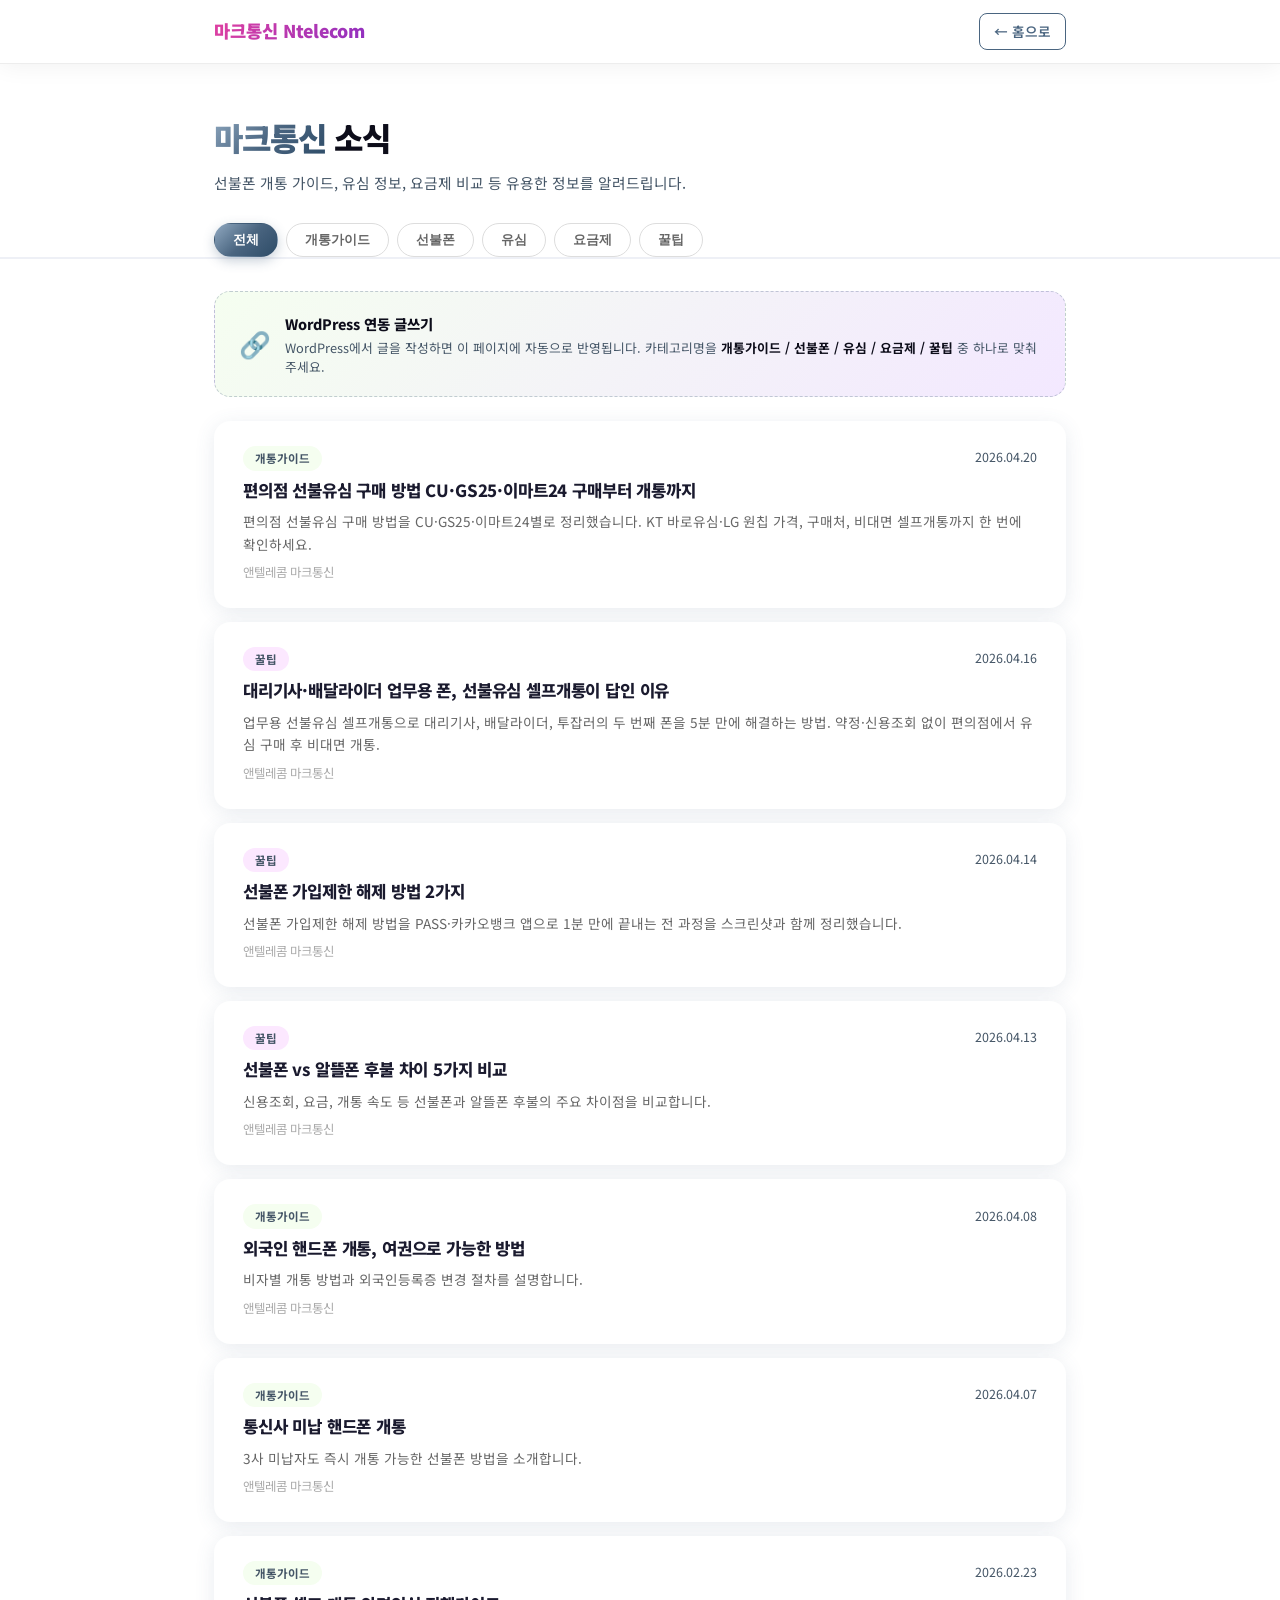
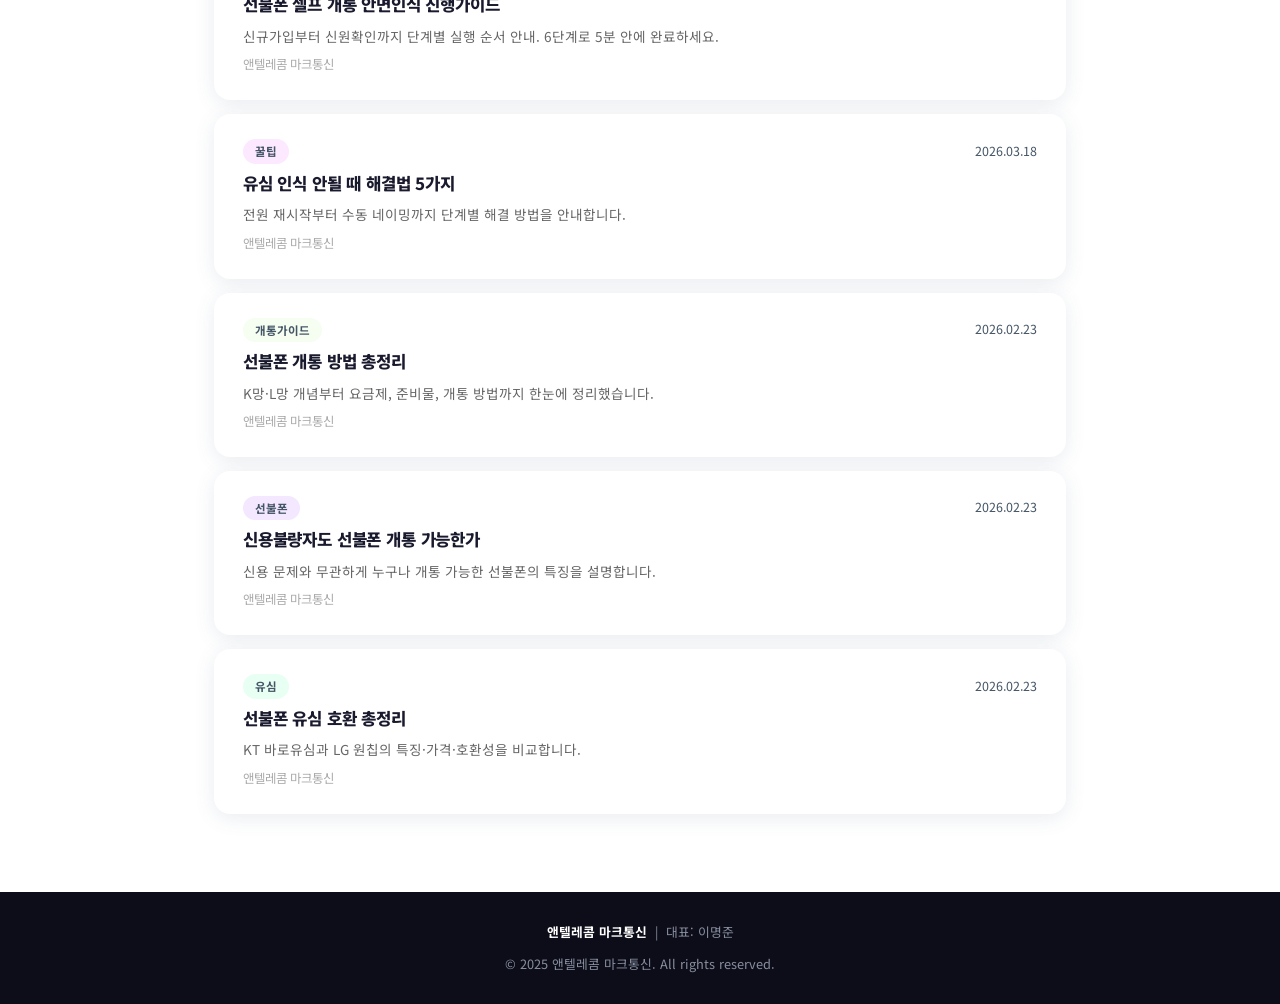
<file: news.html>
﻿<!DOCTYPE html>
<html lang="ko">
<head>
  <meta charset="UTF-8" />
  <meta name="viewport" content="width=device-width, initial-scale=1.0" />
  <title>소식 | 마크통신 Ntelecom</title>
  <link rel="preconnect" href="https://fonts.googleapis.com" />
  <link href="https://fonts.googleapis.com/css2?family=Noto+Sans+KR:wght@400;500;600;700;900&display=swap" rel="stylesheet" />
  <style>
    *, *::before, *::after { box-sizing: border-box; margin: 0; padding: 0; }
    html { scroll-behavior: smooth; }
    body {
      font-family: 'Noto Sans KR', 'Apple SD Gothic Neo', sans-serif;
      color: #1a1a2e; background: #fafef8; line-height: 1.6;
    }
    a { text-decoration: none; color: inherit; }
    :root {
      --grad-main: linear-gradient(135deg, #8fa8c0 0%, #4a6580 50%, #2e4c68 100%);
      --blue: #4a6580;
      --blue-light: #f5fef0;
      --radius: 16px;
      --shadow: 0 4px 20px rgba(74,101,128,.12);
    }
    .container { max-width: 900px; margin: 0 auto; padding: 0 24px; }

    /* 헤더 */
    header {
      background: rgba(255,255,255,.9);
      backdrop-filter: blur(12px);
      border-bottom: 1px solid rgba(74,101,128,.15);
      height: 64px; display: flex; align-items: center;
      position: sticky; top: 0; z-index: 100;
      box-shadow: 0 2px 16px rgba(74,101,128,.08);
    }
    .header-inner { display: flex; align-items: center; justify-content: space-between; width: 100%; }
    .logo {
      font-size: 1.1rem; font-weight: 900;
      background: var(--grad-main);
      -webkit-background-clip: text; -webkit-text-fill-color: transparent; background-clip: text;
    }
    .back-btn {
      display: flex; align-items: center; gap: 6px;
      font-size: .85rem; font-weight: 600; color: var(--blue);
      padding: 7px 14px; border-radius: 8px;
      border: 1.5px solid var(--blue); transition: background .2s;
    }
    .back-btn:hover { background: var(--blue-light); }

    /* 페이지 헤더 */
    .page-hero {
      background: #fff; padding: 48px 24px 0;
      border-bottom: 1px solid #eef0f6;
    }
    .page-hero h1 {
      font-size: 2rem; font-weight: 900; letter-spacing: -.03em; margin-bottom: 8px;
    }
    .page-hero h1 span {
      background: var(--grad-main);
      -webkit-background-clip: text; -webkit-text-fill-color: transparent; background-clip: text;
    }
    .page-hero p { color: #666; font-size: .92rem; margin-bottom: 28px; }

    /* 카테고리 필터 */
    .filter-bar { display: flex; flex-wrap: wrap; gap: 8px; padding-bottom: 0; }
    .filter-btn {
      padding: 7px 18px; border-radius: 20px;
      font-size: .82rem; font-weight: 700;
      border: 1.5px solid #ddd; background: #fff; color: #666;
      cursor: pointer; transition: all .2s;
    }
    .filter-btn.active, .filter-btn:hover {
      background: var(--grad-main); color: #fff; border-color: transparent;
      box-shadow: 0 4px 12px rgba(74,101,128,.3);
    }
    .filter-divider { border: none; border-top: 1px solid #eef0f6; margin: 0; }

    /* 게시물 목록 */
    .posts-section { padding: 32px 24px 64px; }
    .posts-list { display: flex; flex-direction: column; }
    .post-item {
      background: #fff; border-radius: var(--radius);
      padding: 24px 28px; margin-bottom: 14px;
      box-shadow: var(--shadow);
      border: 1px solid rgba(255,255,255,.9);
      cursor: pointer;
      transition: transform .15s, box-shadow .15s;
      display: flex; flex-direction: column; gap: 8px;
    }
    .post-item:hover {
      transform: translateY(-2px);
      box-shadow: 0 8px 32px rgba(74,101,128,.18);
    }
    .post-item.hidden { display: none; }
    .post-top { display: flex; align-items: center; gap: 10px; }
    .cat-badge {
      display: inline-block;
      font-size: .72rem; font-weight: 700; padding: 3px 12px; border-radius: 20px;
    }
    .cat-개통가이드 { background: #f5fef0; color: #4a6580; }
    .cat-선불폰    { background: #f3e8ff; color: #2e4c68; }
    .cat-유심      { background: #e8fff3; color: #0a7c4a; }
    .cat-요금제    { background: #fff3e8; color: #b45309; }
    .cat-꿀팁      { background: #fce8ff; color: #a21caf; }
    .post-date { font-size: .78rem; color: #aaa; margin-left: auto; }
    .post-title {
      font-size: 1.05rem; font-weight: 800; color: #1a1a2e;
      letter-spacing: -.01em; line-height: 1.4;
    }
    .post-summary { font-size: .85rem; color: #666; line-height: 1.65; }
    .post-author { font-size: .78rem; color: #aaa; }

    /* 빈 상태 */
    .empty-state {
      text-align: center; padding: 64px 24px; color: #aaa;
      display: none;
    }
    .empty-state.show { display: block; }
    .empty-state p { font-size: .9rem; margin-top: 8px; }

    /* 로딩 */
    .loading-state { text-align:center; padding:64px 24px; color:#aaa; font-size:.9rem; display:none; }
    .loading-state.show { display:block; }
    .loading-spinner { width:36px; height:36px; border:3px solid #e0e7ff; border-top-color:#4a6580; border-radius:50%; animation:spin .8s linear infinite; margin:0 auto 14px; }
    @keyframes spin { to { transform:rotate(360deg); } }

    /* 글쓰기 안내 (관리자용) */
    .write-tip {
      background: linear-gradient(135deg, #f5fef0, #f3e8ff);
      border-radius: var(--radius); padding: 20px 24px;
      margin-bottom: 24px;
      border: 1px dashed rgba(74,101,128,.3);
      display: flex; align-items: center; gap: 14px;
    }
    .write-tip .tip-icon { font-size: 1.6rem; flex-shrink: 0; }
    .write-tip h4 { font-size: .9rem; font-weight: 800; color: var(--blue); margin-bottom: 3px; }
    .write-tip p { font-size: .8rem; color: #666; line-height: 1.5; }

    /* 푸터 */
    footer {
      background: #0d1117; color: #666;
      padding: 28px 24px; font-size: .8rem; text-align: center; line-height: 1.9;
    }
    footer strong { color: #aaa; }

    @media (max-width: 600px) {
      .post-item { padding: 16px 16px; }
      .page-hero { padding: 32px 20px 0; }
      .page-hero h1 { font-size: 1.5rem; }
      .page-hero p { font-size: .85rem; }
      .posts-section { padding: 24px 20px 48px; }
      .filter-btn { padding: 6px 14px; font-size: .78rem; }
      .post-title { font-size: .97rem; }
      .post-summary { font-size: .82rem; }
      footer { padding: 22px 16px; }
      .write-tip { flex-direction: column; align-items: flex-start; gap: 8px; }
      .write-tip .tip-icon { font-size: 1.3rem; }
    }

    /* ════════════════════════════════════
       LUXURY 3D SYSTEM — 프리미엄 깊이감
    ════════════════════════════════════ */

    /* 카드 3D 부양감 */
    .cert-card, .action-card, .step-card,
    .plan-card, .service-card, .feature-item,
    .faq-item, .guide-card, .usim-card {
      box-shadow:
        0 1px 0 rgba(255,255,255,.85) inset,
        0 -1px 0 rgba(46,76,104,.06) inset,
        0 4px 8px rgba(46,76,104,.06),
        0 12px 32px rgba(46,76,104,.1),
        0 32px 56px rgba(46,76,104,.06);
      transition: transform .4s cubic-bezier(.34,1.56,.64,1),
                  box-shadow .4s cubic-bezier(.34,1.56,.64,1);
    }
    .cert-card:hover, .action-card:hover,
    .step-card:hover, .plan-card:hover,
    .guide-card:hover, .usim-card:hover {
      transform: perspective(1200px) translateY(-12px) scale(1.018) rotateX(1.5deg);
      box-shadow:
        0 1px 0 rgba(255,255,255,.95) inset,
        0 -1px 0 rgba(46,76,104,.04) inset,
        0 20px 60px rgba(46,76,104,.18),
        0 40px 80px rgba(46,76,104,.1),
        0 60px 100px rgba(0,0,0,.05);
    }

    /* 버튼 3D 양각 (눌리는 느낌) */
    .cert-btn, .btn-hero-main, .btn-hero-sub,
    .prep-usim-btn, .proc-kakao-btn {
      box-shadow:
        0 1px 0 rgba(255,255,255,.25) inset,
        0 -4px 0 rgba(0,0,0,.22) inset,
        0 6px 20px rgba(46,76,104,.32);
      transition: transform .15s, box-shadow .15s;
    }
    .cert-btn:hover, .btn-hero-main:hover {
      transform: translateY(-4px);
      box-shadow:
        0 1px 0 rgba(255,255,255,.3) inset,
        0 -4px 0 rgba(0,0,0,.22) inset,
        0 14px 40px rgba(46,76,104,.45);
    }
    .cert-btn:active, .btn-hero-main:active {
      transform: translateY(3px);
      box-shadow:
        0 -1px 0 rgba(0,0,0,.1) inset,
        0 2px 6px rgba(46,76,104,.2);
    }

    /* ✨ 골드 CTA 버튼 (즉시개통 / 최상위 행동유도) */
    .nav-cta {
      background: linear-gradient(135deg,#F7DC6F 0%,#D4A843 45%,#B8892A 100%) !important;
      color: #2c1800 !important;
      -webkit-text-fill-color: #2c1800 !important;
      text-shadow: 0 1px 0 rgba(255,255,255,.3);
      box-shadow:
        0 1px 0 rgba(255,255,255,.45) inset,
        0 -4px 0 rgba(0,0,0,.15) inset,
        0 8px 28px rgba(212,168,67,.55) !important;
    }
    .nav-cta:hover {
      transform: translateY(-3px);
      box-shadow:
        0 1px 0 rgba(255,255,255,.5) inset,
        0 -4px 0 rgba(0,0,0,.15) inset,
        0 16px 48px rgba(212,168,67,.7) !important;
    }

    /* 헤더 3D 입체감 */
    header {
      box-shadow:
        0 1px 0 rgba(255,255,255,.6) inset,
        0 4px 24px rgba(46,76,104,.12),
        0 12px 40px rgba(46,76,104,.07) !important;
    }

    /* 섹션 레이블 골드 포인트 */
    .section-label, .step-label, .plan-badge {
      background: linear-gradient(135deg,rgba(247,220,111,.25),rgba(255,255,255,.15)) !important;
      border-color: rgba(212,168,67,.5) !important;
      color: #D4A843 !important;
    }

    /* 히어로 깊이감 강화 */
    .hero::before {
      background:
        radial-gradient(ellipse at 15% 40%, rgba(255,220,80,.12) 0%, transparent 55%),
        radial-gradient(ellipse at 85% 20%, rgba(255,255,255,.07) 0%, transparent 50%) !important;
    }

    /* 스크롤바 스타일 (프리미엄) */
    ::-webkit-scrollbar { width: 6px; }
    ::-webkit-scrollbar-track { background: #fafef8; }
    ::-webkit-scrollbar-thumb {
      background: linear-gradient(180deg,#b0c0d0,#7a96ae);
      border-radius: 3px;
    }

    /* ── 초연한 크림-그린 멀티 그라데이션 배경 ── */
    body {
      background:
        linear-gradient(150deg,
          #f6fef2 0%,
          #fafef6 20%,
          #fcfef8 40%,
          #fefef9 60%,
          #fffffb 80%,
          #ffffff 100%
        ) fixed !important;
    }

    /* ── 실버-화이트 카드 — 섬세한 3D ── */
    .cert-card, .action-card, .step-card,
    .guide-card, .usim-card, .faq-item,
    .feature-item, .service-card {
      background: linear-gradient(160deg, #ffffff 0%, #f6f8fb 100%) !important;
      border: 1px solid rgba(200,212,224,.45) !important;
    }

    /* ── 히어로: 정제된 슬레이트-실버 ── */
    .hero {
      background: linear-gradient(140deg,
        #7e9ab2 0%,
        #516e87 35%,
        #3a5570 65%,
        #283f58 100%) !important;
      box-shadow: 0 24px 64px rgba(40,63,88,.35) !important;
    }

    /* ── 히어로 오버레이: 미세 골드 반사광 ── */
    .hero::before {
      background:
        radial-gradient(ellipse at 10% 30%, rgba(255,230,120,.1) 0%, transparent 50%),
        radial-gradient(ellipse at 90% 70%, rgba(180,210,240,.12) 0%, transparent 45%),
        radial-gradient(ellipse at 50% 0%,  rgba(255,255,255,.06) 0%, transparent 60%) !important;
    }

    /* ── 섹션 교차 배경 ── */
    section, .section-wrap, .features-section,
    .faq-section, .service-section {
      background: transparent !important;
    }

    /* ── 짝수 섹션 약한 크림 ── */
    .features-section, .faq-section {
      background: linear-gradient(180deg, rgba(246,254,242,.6) 0%, rgba(255,255,251,.6) 100%) !important;
    }

    /* ── 헤더 유리 효과 정제 ── */
    header {
      background: rgba(255,255,255,.94) !important;
      backdrop-filter: blur(20px) !important;
      -webkit-backdrop-filter: blur(20px) !important;
      border-bottom: 1px solid rgba(180,200,220,.2) !important;
    }
  </style>
</head>
<body>

  <!-- 헤더 -->
  <header>
    <div class="container header-inner">
      <div class="logo">마크통신 Ntelecom</div>
      <a href="sunbulpon-gaetong.html" class="back-btn">← 홈으로</a>
    </div>
  </header>

  <!-- 페이지 헤더 -->
  <div class="page-hero">
    <div class="container">
      <h1><span>마크통신</span> 소식</h1>
      <p>선불폰 개통 가이드, 유심 정보, 요금제 비교 등 유용한 정보를 알려드립니다.</p>
      <div class="filter-bar" id="filterBar">
        <button class="filter-btn active" data-cat="전체">전체</button>
        <button class="filter-btn" data-cat="개통가이드">개통가이드</button>
        <button class="filter-btn" data-cat="선불폰">선불폰</button>
        <button class="filter-btn" data-cat="유심">유심</button>
        <button class="filter-btn" data-cat="요금제">요금제</button>
        <button class="filter-btn" data-cat="꿀팁">꿀팁</button>
      </div>
    </div>
  </div>
  <hr class="filter-divider" />

  <!-- 게시물 목록 -->
  <section class="posts-section">
    <div class="container">

      <!-- WordPress 연동 안내 -->
      <div class="write-tip">
        <div class="tip-icon">🔗</div>
        <div>
          <h4>WordPress 연동 글쓰기</h4>
          <p>WordPress에서 글을 작성하면 이 페이지에 자동으로 반영됩니다. 카테고리명을 <strong>개통가이드 / 선불폰 / 유심 / 요금제 / 꿀팁</strong> 중 하나로 맞춰주세요.</p>
        </div>
      </div>

      <div class="loading-state" id="loadingState">
        <div class="loading-spinner"></div>
        <p>글을 불러오는 중...</p>
      </div>
      <div class="posts-list" id="postsList"></div>
      <div class="empty-state" id="emptyState">
        <div style="font-size:2.5rem">📭</div>
        <p>해당 카테고리의 글이 없습니다.</p>
      </div>
    </div>
  </section>

  <!-- 푸터 -->
  <footer>
    <p><strong>앤텔레콤 마크통신</strong> &nbsp;|&nbsp; 대표: 이명준</p>
    <p style="margin-top:8px; color:#444;">© 2025 앤텔레콤 마크통신. All rights reserved.</p>
  </footer>

  <script>
    // ============================================================
    // 🔗 WordPress 연동 설정
    // 아래 WP_SITE_URL에 워드프레스 사이트 주소를 입력하세요.
    // 예) const WP_SITE_URL = 'https://blog.example.com';
    //
    // WordPress 준비사항:
    // 1. 카테고리를 아래 이름으로 생성하세요:
    //    개통가이드 / 선불폰 / 유심 / 요금제 / 꿀팁
    // 2. CORS 허용 플러그인 설치 (권장: "WP CORS" 또는 "WP-CORS")
    //    또는 functions.php에 아래 코드 추가:
    //    add_action('init', function(){
    //      header('Access-Control-Allow-Origin: *');
    //    });
    // ============================================================
    const WP_SITE_URL = ''; // ← 여기에 워드프레스 주소 입력 (예: https://your-site.com)

    // WordPress 미연동 시 표시할 기본 게시물
    const fallbackPosts = [
      {
        title: "편의점 선불유심 구매 방법 CU·GS25·이마트24 구매부터 개통까지",
        cat: "개통가이드",
        date: "2026.04.20",
        summary: "편의점 선불유심 구매 방법을 CU·GS25·이마트24별로 정리했습니다. KT 바로유심·LG 원칩 가격, 구매처, 비대면 셀프개통까지 한 번에 확인하세요.",
        link: ""
      },
      {
        title: "대리기사·배달라이더 업무용 폰, 선불유심 셀프개통이 답인 이유",
        cat: "꿀팁",
        date: "2026.04.16",
        summary: "업무용 선불유심 셀프개통으로 대리기사, 배달라이더, 투잡러의 두 번째 폰을 5분 만에 해결하는 방법. 약정·신용조회 없이 편의점에서 유심 구매 후 비대면 개통.",
        link: ""
      },
      {
        title: "선불폰 가입제한 해제 방법 2가지",
        cat: "꿀팁",
        date: "2026.04.14",
        summary: "선불폰 가입제한 해제 방법을 PASS·카카오뱅크 앱으로 1분 만에 끝내는 전 과정을 스크린샷과 함께 정리했습니다.",
        link: ""
      },
      {
        title: "선불폰 vs 알뜰폰 후불 차이 5가지 비교",
        cat: "꿀팁",
        date: "2026.04.13",
        summary: "신용조회, 요금, 개통 속도 등 선불폰과 알뜰폰 후불의 주요 차이점을 비교합니다.",
        link: ""
      },
      {
        title: "외국인 핸드폰 개통, 여권으로 가능한 방법",
        cat: "개통가이드",
        date: "2026.04.08",
        summary: "비자별 개통 방법과 외국인등록증 변경 절차를 설명합니다.",
        link: ""
      },
      {
        title: "통신사 미납 핸드폰 개통",
        cat: "개통가이드",
        date: "2026.04.07",
        summary: "3사 미납자도 즉시 개통 가능한 선불폰 방법을 소개합니다.",
        link: ""
      },
      {
        title: "선불폰 셀프 개통 안면인식 진행가이드",
        cat: "개통가이드",
        date: "2026.02.23",
        summary: "신규가입부터 신원확인까지 단계별 실행 순서 안내. 6단계로 5분 안에 완료하세요.",
        link: "face-auth.html"
      },
      {
        title: "유심 인식 안될 때 해결법 5가지",
        cat: "꿀팁",
        date: "2026.03.18",
        summary: "전원 재시작부터 수동 네이밍까지 단계별 해결 방법을 안내합니다.",
        link: ""
      },
      {
        title: "선불폰 개통 방법 총정리",
        cat: "개통가이드",
        date: "2026.02.23",
        summary: "K망·L망 개념부터 요금제, 준비물, 개통 방법까지 한눈에 정리했습니다.",
        link: ""
      },
      {
        title: "신용불량자도 선불폰 개통 가능한가",
        cat: "선불폰",
        date: "2026.02.23",
        summary: "신용 문제와 무관하게 누구나 개통 가능한 선불폰의 특징을 설명합니다.",
        link: ""
      },
      {
        title: "선불폰 유심 호환 총정리",
        cat: "유심",
        date: "2026.02.23",
        summary: "KT 바로유심과 LG 원칩의 특징·가격·호환성을 비교합니다.",
        link: ""
      },
    ];

    let allPosts = [];
    let currentCat = '전체';

    // 날짜 포맷 변환 (WordPress → 2026.04.20)
    function formatDate(dateStr) {
      const d = new Date(dateStr);
      const y = d.getFullYear();
      const m = String(d.getMonth() + 1).padStart(2, '0');
      const day = String(d.getDate()).padStart(2, '0');
      return `${y}.${m}.${day}`;
    }

    // HTML 태그 제거
    function stripTags(html) {
      return html.replace(/<[^>]+>/g, '').replace(/&nbsp;/g, ' ').replace(/&amp;/g, '&').trim();
    }

    // 렌더링
    function renderPosts(cat) {
      const list = document.getElementById('postsList');
      const empty = document.getElementById('emptyState');
      const filtered = cat === '전체' ? allPosts : allPosts.filter(p => p.cat === cat);
      list.innerHTML = '';
      if (filtered.length === 0) { empty.classList.add('show'); return; }
      empty.classList.remove('show');
      filtered.forEach(p => {
        const el = document.createElement('div');
        el.className = 'post-item';
        el.innerHTML = `
          <div class="post-top">
            <span class="cat-badge cat-${p.cat}">${p.cat}</span>
            <span class="post-date">${p.date}</span>
          </div>
          <div class="post-title">${p.title}</div>
          <div class="post-summary">${p.summary}</div>
          <div class="post-author">앤텔레콤 마크통신</div>
        `;
        if (p.link) el.style.cursor = 'pointer';
        if (p.link) el.onclick = () => window.open(p.link, '_blank');
        list.appendChild(el);
      });
    }

    // WordPress REST API에서 포스트 불러오기
    async function loadFromWordPress() {
      const loading = document.getElementById('loadingState');
      loading.classList.add('show');
      try {
        // 카테고리 목록 가져오기
        const catRes = await fetch(`${WP_SITE_URL}/wp-json/wp/v2/categories?per_page=100`);
        if (!catRes.ok) throw new Error('카테고리 로드 실패');
        const categories = await catRes.json();
        const catMap = {};
        categories.forEach(c => { catMap[c.id] = c.name; });

        // 포스트 가져오기
        const postRes = await fetch(`${WP_SITE_URL}/wp-json/wp/v2/posts?per_page=50&status=publish&orderby=date&order=desc`);
        if (!postRes.ok) throw new Error('포스트 로드 실패');
        const wpPosts = await postRes.json();

        allPosts = wpPosts.map(p => ({
          title: stripTags(p.title.rendered),
          cat: p.categories.length > 0 ? (catMap[p.categories[0]] || '전체') : '전체',
          date: formatDate(p.date),
          summary: stripTags(p.excerpt.rendered),
          link: p.link
        }));

        loading.classList.remove('show');
        renderPosts(currentCat);
      } catch (err) {
        console.warn('WordPress 연동 실패, 기본 게시물 표시:', err.message);
        loading.classList.remove('show');
        allPosts = fallbackPosts;
        renderPosts(currentCat);
      }
    }

    // 카테고리 필터
    document.getElementById('filterBar').addEventListener('click', e => {
      const btn = e.target.closest('.filter-btn');
      if (!btn) return;
      document.querySelectorAll('.filter-btn').forEach(b => b.classList.remove('active'));
      btn.classList.add('active');
      currentCat = btn.dataset.cat;
      renderPosts(currentCat);
    });

    // 초기 로드
    if (WP_SITE_URL) {
      loadFromWordPress();
    } else {
      allPosts = fallbackPosts;
      renderPosts('전체');
    }
  </script>

<style>
/* ══════════════════════════════════════════
   TAVUS STYLE — Pink Gradient Glow + White
   핑크/퍼플 글로우 히어로 + 클린 화이트
══════════════════════════════════════════ */

html { background: #ffffff !important; }
body { background: #ffffff !important; color: #111122 !important; }

/* ── 헤더: 클린 화이트 글래스 ── */
header {
  background: rgba(255,255,255,.96) !important;
  border-bottom: 1px solid rgba(0,0,0,.07) !important;
  box-shadow: 0 2px 24px rgba(0,0,0,.06) !important;
  backdrop-filter: blur(20px) !important; -webkit-backdrop-filter: blur(20px) !important;
}
.logo {
  background: linear-gradient(120deg,#E040A0 0%,#9030C0 100%) !important;
  -webkit-background-clip: text !important; -webkit-text-fill-color: transparent !important; background-clip: text !important;
}
nav a { color: #334155 !important; }
nav a:hover { color: #E040A0 !important; -webkit-text-fill-color: #E040A0 !important; }
nav a.active { color: #E040A0 !important; border-bottom-color: #E040A0 !important; }
.mobile-nav-panel { background: rgba(255,255,255,.98) !important; border-bottom: 1px solid rgba(0,0,0,.07) !important; }
.mobile-nav-panel a { color: #334155 !important; }

/* ── 히어로: 핑크/퍼플 방사형 글로우 ── */
.hero {
  background:
    radial-gradient(ellipse 140% 100% at 50% -20%, rgba(210,50,180,.22) 0%, rgba(230,90,200,.16) 22%, rgba(255,160,220,.08) 48%, transparent 68%),
    radial-gradient(ellipse 80% 55% at 10% 110%,  rgba(150,30,220,.1) 0%, transparent 55%),
    radial-gradient(ellipse 70% 50% at 90% 110%,  rgba(220,40,160,.07) 0%, transparent 50%),
    #fafafa !important;
  color: #0D0D1A !important;
  box-shadow: none !important;
}
.hero::before { background: none !important; }
.hero::after  { background: linear-gradient(to bottom right, transparent 49%, #ffffff 50%) !important; }
.hero h1, .hero-tagline, .hero-question { color: #0D0D1A !important; -webkit-text-fill-color: #0D0D1A !important; }
.hero h1 em  { color: #E040A0 !important; -webkit-text-fill-color: #E040A0 !important; }
.hero-sub, .hero p { color: #445566 !important; -webkit-text-fill-color: #445566 !important; }
.hero-eyebrow, .hero-tag {
  background: rgba(220,50,170,.1) !important; border-color: rgba(220,50,170,.3) !important;
  color: #C030A0 !important; -webkit-text-fill-color: #C030A0 !important;
}
.hero-dot { background: #E040A0 !important; box-shadow: 0 0 10px rgba(224,64,160,.55) !important; }
.hero-badge { background: rgba(0,0,0,.06) !important; border-color: rgba(0,0,0,.1) !important; }

/* ── 카드: 클린 화이트 + 소프트 섀도우 ── */
.cert-card, .action-card, .step-card, .plan-card,
.guide-card, .usim-card, .faq-item, .feature-item, .service-card, .prep-item {
  background: #ffffff !important;
  border: 1px solid rgba(0,0,0,.08) !important;
  backdrop-filter: none !important; -webkit-backdrop-filter: none !important;
  box-shadow: 0 2px 16px rgba(0,0,0,.07), 0 1px 0 rgba(255,255,255,.9) inset !important;
  color: #111122 !important;
}
.cert-card:hover, .action-card:hover, .step-card:hover,
.plan-card:hover, .guide-card:hover {
  background: #ffffff !important;
  border-color: rgba(224,64,160,.28) !important;
  box-shadow: 0 16px 48px rgba(0,0,0,.1), 0 0 0 1px rgba(224,64,160,.18) !important;
  transform: translateY(-10px) scale(1.015) !important;
}

/* ── 텍스트 복원 ── */
h1,h2,h3,h4,h5,h6 { color: #0D0D1A !important; -webkit-text-fill-color: #0D0D1A !important; }
p, li, span, td, label, small { color: #445566 !important; }
strong, b { color: #0D0D1A !important; -webkit-text-fill-color: #0D0D1A !important; }

/* ── 섹션 배경 ── */
section, .section-wrap, .prep-section, .process-section,
.step-box, .proc-box { background: #ffffff !important; border-color: rgba(0,0,0,.07) !important; }
.features-section, .faq-section { background: #f7f8fc !important; }

/* ── 섹션 라벨: 핑크 ── */
.section-label, .step-label, .badge-tag, .cert-type, .mark-badge {
  background: rgba(224,64,160,.1) !important; border-color: rgba(224,64,160,.25) !important;
  color: #C030A0 !important; -webkit-text-fill-color: #C030A0 !important;
}

/* ── 버튼: 핑크→퍼플 ── */
.cert-btn, .btn-hero-main, .prep-usim-btn, .proc-btn {
  background: linear-gradient(135deg,#E040A0 0%,#9030C0 100%) !important;
  color: #fff !important; -webkit-text-fill-color: #fff !important;
  box-shadow: 0 4px 18px rgba(224,64,160,.38), 0 1px 0 rgba(255,255,255,.22) inset, 0 -3px 0 rgba(0,0,0,.18) inset !important;
}
.cert-btn:hover, .btn-hero-main:hover {
  box-shadow: 0 10px 36px rgba(224,64,160,.55) !important; transform: translateY(-4px) !important;
}
.cert-btn:active, .btn-hero-main:active { transform: translateY(2px) !important; }
.btn-hero-sub { background: rgba(0,0,0,.07) !important; border-color: rgba(0,0,0,.18) !important; color: #0D0D1A !important; -webkit-text-fill-color: #0D0D1A !important; }

/* ── 즉시개통 골드 유지 ── */
.nav-cta { background: linear-gradient(135deg,#F7DC6F 0%,#D4A843 50%,#B8892A 100%) !important; color: #2c1800 !important; -webkit-text-fill-color: #2c1800 !important; }
.mobile-nav-cta { background: linear-gradient(135deg,#F7DC6F,#D4A843) !important; color: #2c1800 !important; -webkit-text-fill-color: #2c1800 !important; }

/* ── FAQ ── */
details { background: #ffffff !important; border-color: rgba(0,0,0,.08) !important; }
details summary { color: #0D0D1A !important; }
details[open] { background: #fdf5ff !important; }

/* ── 탭 ── */
.net-tab:not(.active), .plan-net-tab:not(.active) { background: #f0f2f8 !important; color: #556070 !important; box-shadow:none !important; }
.net-tab.active.kt, .plan-net-tab.active.kt { background: linear-gradient(135deg,#E040A0,#9030C0) !important; box-shadow: 0 4px 16px rgba(224,64,160,.45) !important; }
.net-tab:not(.active):hover { background: rgba(224,64,160,.08) !important; color: #C030A0 !important; }
.plan-card.kt-card { border-top-color: #E040A0 !important; }
.plan-card.popular { box-shadow: 0 4px 24px rgba(224,64,160,.2), 0 0 0 1px rgba(224,64,160,.3) !important; }
.pc-name, .pc-price { color: #0D0D1A !important; -webkit-text-fill-color: #0D0D1A !important; }
.kt-badge-sm { background: rgba(224,64,160,.1) !important; color: #C030A0 !important; }
.hl-kt .pc-spec-val b { color: #C030A0 !important; -webkit-text-fill-color: #C030A0 !important; }

/* ── 모달 ── */
.video-modal { background: #ffffff !important; border: 1px solid rgba(0,0,0,.1) !important; }
.video-modal-header { background: linear-gradient(135deg,#E040A0,#9030C0) !important; }
.video-modal-footer { background: #f7f8fc !important; color: #556070 !important; }

/* ── 푸터: Tavus처럼 다크 유지 ── */
footer, .site-footer { background: #0D0D1A !important; border-top: none !important; }
footer a, footer p, footer span { color: rgba(200,212,230,.65) !important; -webkit-text-fill-color: rgba(200,212,230,.65) !important; }
footer strong { color: #ffffff !important; -webkit-text-fill-color: #ffffff !important; }

/* ── 플로팅 버튼 ── */
.float-kakao, .chat-float { background: linear-gradient(135deg,#E040A0,#9030C0) !important; box-shadow: 0 4px 20px rgba(224,64,160,.45) !important; }

/* ── 인풋 ── */
input, select, textarea { background: #ffffff !important; border-color: rgba(0,0,0,.15) !important; color: #0D0D1A !important; }

/* ── 스크롤바 ── */
::-webkit-scrollbar-track { background: #f4f6fb !important; }
::-webkit-scrollbar-thumb { background: linear-gradient(180deg,#E040A0,#9030C0) !important; box-shadow:none !important; }

/* ── 유심 표 ── */
.usim-info-table tbody tr { background: #ffffff !important; border-color: rgba(0,0,0,.08) !important; }
.usim-info-table tbody td:nth-child(1) { background: linear-gradient(135deg,#E040A0,#9030C0) !important; }

/* ── 가이드 바 ── */
.guide-bar { background: #f0f2f8 !important; border-color: rgba(0,0,0,.07) !important; color: #334155 !important; }
</style>
<style>
/* ════════════════════════════════════════
   ICON & BUTTON VISIBILITY FIX
   아이콘/버튼 가시성 수정
════════════════════════════════════════ */

/* ── 셀프개통 시작하기 버튼 → 핑크 그라데이션 ── */
.btn-white, .btn-hero-main, a.btn-white {
  background: linear-gradient(135deg,#E040A0 0%,#9030C0 100%) !important;
  color: #ffffff !important;
  -webkit-text-fill-color: #ffffff !important;
  box-shadow: 0 4px 20px rgba(224,64,160,.4), 0 1px 0 rgba(255,255,255,.22) inset !important;
  border: none !important;
}
.btn-white:hover, .btn-hero-main:hover {
  box-shadow: 0 10px 36px rgba(224,64,160,.58) !important;
  transform: translateY(-3px) !important;
}

/* ── 1:1 문의하기 버튼 (btn-outline / btn-hero-sub) → 다크 버튼 ── */
.btn-outline, .btn-hero-sub, a.btn-outline {
  background: #0D0D1A !important;
  color: #ffffff !important;
  -webkit-text-fill-color: #ffffff !important;
  border: 1.5px solid rgba(255,255,255,.12) !important;
  box-shadow: 0 4px 16px rgba(0,0,0,.22) !important;
  backdrop-filter: none !important;
}
.btn-outline:hover, .btn-hero-sub:hover {
  background: #1a1a30 !important;
  box-shadow: 0 8px 28px rgba(0,0,0,.3) !important;
  transform: translateY(-2px) !important;
  color: #ffffff !important;
  -webkit-text-fill-color: #ffffff !important;
}

/* ── 이모지 아이콘 컨테이너 : webkit-text-fill-color 초기화 ── */
.proc-icon, .nf-icon, .gprep-icon,
.cert-icon-wrap, .action-icon, .guide-step-icon,
.step-icon, .feat-card .icon, .prep-item .icon,
.icon, .usim-icon, .plan-icon, .news-icon {
  -webkit-text-fill-color: initial !important;
  color: initial !important;
  background-clip: unset !important;
  -webkit-background-clip: unset !important;
}

/* ── 💬 문의 플로팅 버튼 → 노란색 ── */
.kakao-float, .chat-float, .float-kakao {
  background: linear-gradient(135deg,#FFD600 0%,#FFA800 100%) !important;
  color: #1A1000 !important;
  -webkit-text-fill-color: #1A1000 !important;
  box-shadow: 0 4px 20px rgba(255,180,0,.5) !important;
  border: none !important;
}
.kakao-float:hover, .chat-float:hover, .float-kakao:hover {
  box-shadow: 0 8px 32px rgba(255,180,0,.65) !important;
  transform: scale(1.1) !important;
}

/* ── action-icon 💬 (index.html) → 노란 배경 ── */
.action-icon {
  background: #EEF2FF !important;
}
.action-card:nth-child(3) .action-icon,
.action-icon[style*="FFF9C4"],
.action-icon[style*="fff9"] {
  background: linear-gradient(135deg,#FFD600 0%,#FFC000 100%) !important;
  box-shadow: 0 4px 16px rgba(255,200,0,.35) !important;
}

/* ── proc-icon 배경 원 ── */
.proc-icon {
  font-size: 1.8rem !important;
  line-height: 1 !important;
  filter: drop-shadow(0 2px 6px rgba(0,0,0,.15)) !important;
}

/* ── cert-icon-wrap 배경 ── */
.cert-icon-wrap {
  -webkit-text-fill-color: initial !important;
  color: initial !important;
  filter: drop-shadow(0 2px 8px rgba(0,0,0,.12)) !important;
}

/* ── 카카오 문의하기 버튼 (footer etc) ── */
.footer-kakao, .proc-kakao-btn {
  background: linear-gradient(135deg,#FFD600 0%,#FFA800 100%) !important;
  color: #1A1000 !important;
  -webkit-text-fill-color: #1A1000 !important;
}

/* ── 플로팅 카카오 문의 연결 버튼 ── */
a[href*="kakao"][class*="float"],
a[href*="kakao"][class*="chat"] {
  background: linear-gradient(135deg,#FFD600 0%,#FFA800 100%) !important;
  color: #1A1000 !important;
  -webkit-text-fill-color: #1A1000 !important;
}
</style>
<style>
/* ════════════════════════════════════════
   KT=파란색 / LG=핑크색 + 데이터 한줄
════════════════════════════════════════ */

/* ── 데이터 라벨 한줄 고정 ── */
.pc-spec-label {
  white-space: nowrap !important;
  width: 40px !important;
  min-width: 40px !important;
  flex-shrink: 0 !important;
}

/* ═══ KT = 파란색 ═══ */
:root {
  --kt-blue: #0B65C2;
  --kt-blue-light: #EBF3FF;
  --kt-blue-mid: rgba(11,101,194,.15);
}

/* KT 탭 */
.net-tab.active.kt,
.plan-net-tab.active.kt {
  background: linear-gradient(135deg, #1A78D4 0%, #0B55B0 100%) !important;
  box-shadow: 0 4px 18px rgba(11,101,194,.4) !important;
  color: #fff !important;
  -webkit-text-fill-color: #fff !important;
}
.net-tab.active.kt:hover,
.plan-net-tab.active.kt:hover {
  box-shadow: 0 8px 28px rgba(11,101,194,.55) !important;
}

/* KT 비활성 호버 */
.net-tab.kt:not(.active):hover,
.plan-net-tab.kt:not(.active):hover {
  background: rgba(11,101,194,.08) !important;
  color: #0B65C2 !important;
  -webkit-text-fill-color: #0B65C2 !important;
}

/* KT 배지 */
.kt-badge-sm {
  background: rgba(11,101,194,.1) !important;
  color: #0B55B0 !important;
  -webkit-text-fill-color: #0B55B0 !important;
  border-color: rgba(11,101,194,.25) !important;
}
.kt-badge {
  background: linear-gradient(135deg,#1A78D4,#0B55B0) !important;
  color: #fff !important;
  -webkit-text-fill-color: #fff !important;
}

/* KT 카드 상단 포인트 */
.plan-card.kt-card {
  border-top-color: #1A78D4 !important;
}
.kt-card.popular,
.plan-card.kt-card.popular {
  box-shadow: 0 4px 24px rgba(11,101,194,.22), 0 0 0 1px rgba(11,101,194,.3) !important;
}
.kt-card .pc-popular {
  background: linear-gradient(135deg,#1A78D4,#0B55B0) !important;
}

/* KT 하이라이트 스펙값 */
.hl-kt .pc-spec-val b {
  color: #0B65C2 !important;
  -webkit-text-fill-color: #0B65C2 !important;
}

/* KT 섹션 배경/구분선 */
.usim-info-table thead.kt-head th,
.usim-info-table tbody td:nth-child(1).kt {
  background: linear-gradient(135deg,#1A78D4,#0B55B0) !important;
}

/* ═══ LG = 핑크색 ═══ */

/* LG 탭 */
.net-tab.active.lg,
.plan-net-tab.active.lg {
  background: linear-gradient(135deg, #F050B0 0%, #C030A0 100%) !important;
  box-shadow: 0 4px 18px rgba(224,64,160,.45) !important;
  color: #fff !important;
  -webkit-text-fill-color: #fff !important;
}
.net-tab.active.lg:hover,
.plan-net-tab.active.lg:hover {
  box-shadow: 0 8px 28px rgba(224,64,160,.6) !important;
}

/* LG 비활성 호버 */
.net-tab.lg:not(.active):hover,
.plan-net-tab.lg:not(.active):hover {
  background: rgba(224,64,160,.08) !important;
  color: #C030A0 !important;
  -webkit-text-fill-color: #C030A0 !important;
}

/* LG 배지 */
.lg-badge-sm {
  background: rgba(224,64,160,.1) !important;
  color: #C030A0 !important;
  -webkit-text-fill-color: #C030A0 !important;
  border-color: rgba(224,64,160,.25) !important;
}
.lg-badge {
  background: linear-gradient(135deg,#F050B0,#C030A0) !important;
  color: #fff !important;
  -webkit-text-fill-color: #fff !important;
}

/* LG 카드 상단 포인트 */
.plan-card.lg-card {
  border-top-color: #E040A0 !important;
}
.lg-card.popular,
.plan-card.lg-card.popular {
  box-shadow: 0 4px 24px rgba(224,64,160,.22), 0 0 0 1px rgba(224,64,160,.3) !important;
}
.lg-card .pc-popular {
  background: linear-gradient(135deg,#F050B0,#C030A0) !important;
}

/* LG 하이라이트 스펙값 */
.hl-lg .pc-spec-val b {
  color: #C030A0 !important;
  -webkit-text-fill-color: #C030A0 !important;
}

/* ── 비활성 탭 공통 ── */
.net-tab:not(.active),
.plan-net-tab:not(.active) {
  background: #f0f4fb !important;
  color: #556070 !important;
  box-shadow: none !important;
}

/* ── KT 요금제 CTA 버튼 → 파란색 ── */
.kt-card .cert-btn,
.kt-card .plan-cmp-cta,
.kt-card .prep-usim-btn {
  background: linear-gradient(135deg,#1A78D4 0%,#0B55B0 100%) !important;
  box-shadow: 0 4px 16px rgba(11,101,194,.38) !important;
}
/* ── LG 요금제 CTA 버튼 → 핑크 ── */
.lg-card .cert-btn,
.lg-card .plan-cmp-cta,
.lg-card .prep-usim-btn {
  background: linear-gradient(135deg,#F050B0 0%,#C030A0 100%) !important;
  box-shadow: 0 4px 16px rgba(224,64,160,.38) !important;
}
</style>
<style>
/* ════════════════════════════════════════
   L망=핑크 / K망=파란색 테이블 + 셀프개통 버튼
════════════════════════════════════════ */

/* ── 유심 테이블 L망 행 (첫번째 tr) → 핑크 ── */
.usim-info-table tbody tr:first-child td:first-child,
.usim-info-table tbody tr:nth-child(1) td:nth-child(1) {
  background: linear-gradient(160deg, #F050B0 0%, #C030A0 100%) !important;
  color: #fff !important;
  -webkit-text-fill-color: #fff !important;
}

/* ── 유심 테이블 K망 행 (두번째 tr) → 파란색 ── */
.usim-info-table tbody tr:last-child td:first-child,
.usim-info-table tbody tr:nth-child(2) td:nth-child(1) {
  background: linear-gradient(160deg, #1A78D4 0%, #0B55B0 100%) !important;
  color: #fff !important;
  -webkit-text-fill-color: #fff !important;
}

/* ── 셀프개통 시작하기 버튼 → 강조 ── */
.cta-btn,
a.cta-btn,
.plan-cmp-cta,
a.plan-cmp-cta {
  background: linear-gradient(135deg, #E040A0 0%, #9030C0 100%) !important;
  color: #fff !important;
  -webkit-text-fill-color: #fff !important;
  font-weight: 800 !important;
  box-shadow: 0 6px 24px rgba(224,64,160,.45), 0 1px 0 rgba(255,255,255,.2) inset !important;
  border: none !important;
  letter-spacing: -.01em !important;
}

  50%       { box-shadow: 0 10px 36px rgba(224,64,160,.75), 0 0 0 4px rgba(224,64,160,.15); }
}
.cta-btn:hover,
a.cta-btn:hover,
.plan-cmp-cta:hover,
a.plan-cmp-cta:hover {
  transform: translateY(-3px) scale(1.03) !important;
  box-shadow: 0 14px 40px rgba(224,64,160,.65) !important;
}
</style>
</body>
</html>
</file>
